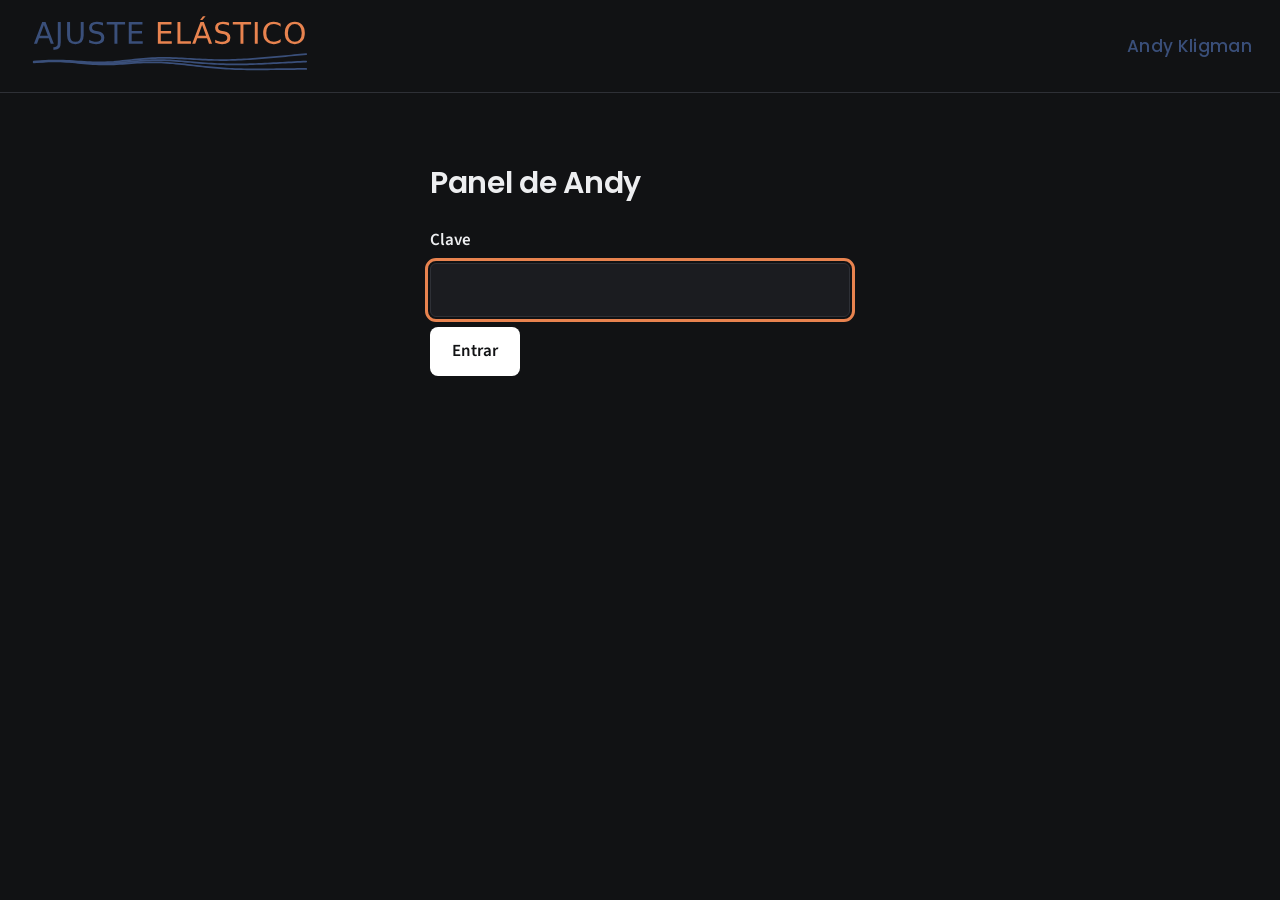
<file: admin/index.html>
<!DOCTYPE html>
<html lang="es"><head><meta charset="utf-8"><title>Admin · Panel de Ajuste Elástico</title>
<meta name="robots" content="noindex">
<meta http-equiv="refresh" content="0; url=../?admin">
<link rel="icon" href="../iconos/favicon.ico" sizes="any">
<script>location.replace('../?admin');</script></head>
<body style="background:#111214"></body></html>
</file>
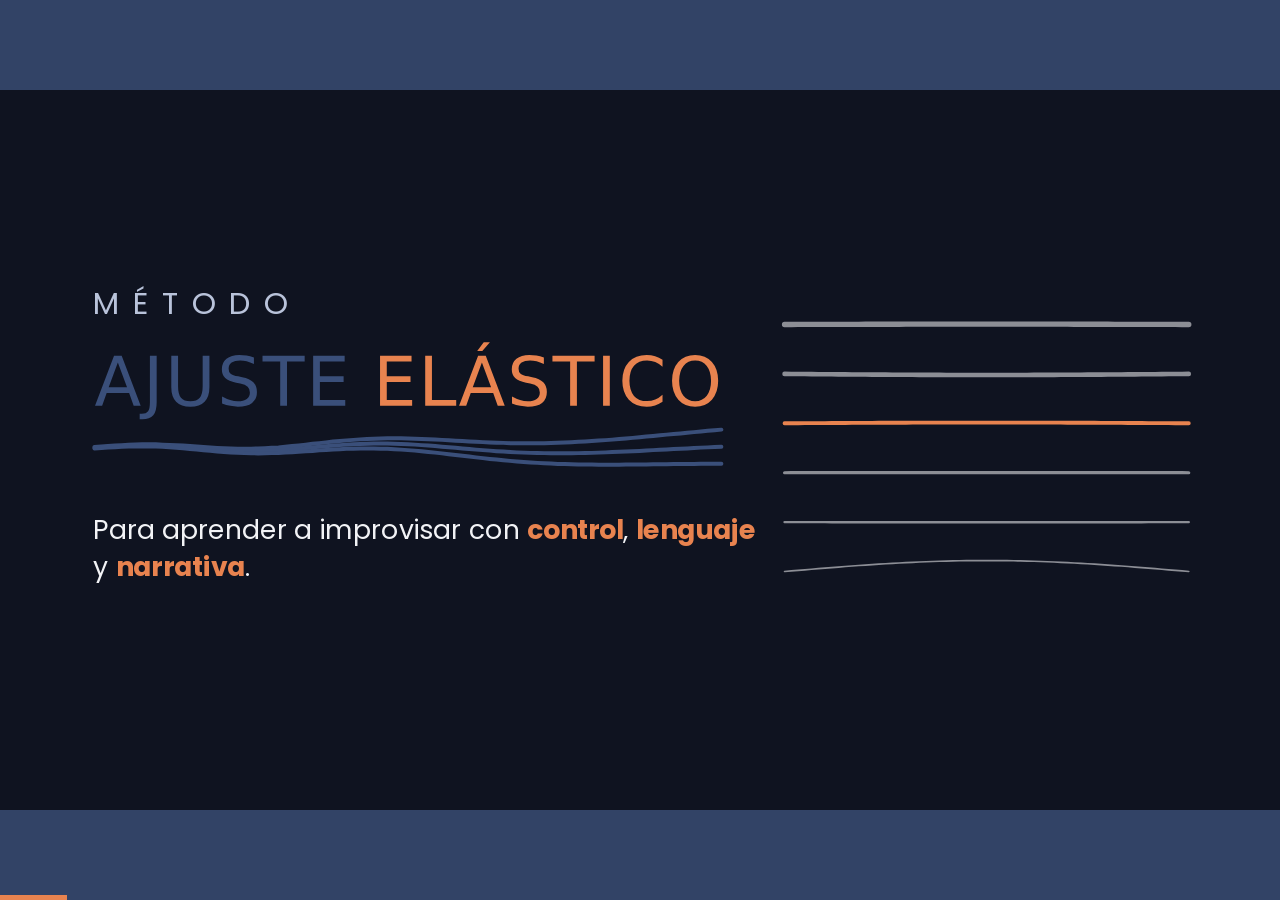
<file: carta/index.html>
<!DOCTYPE html>
<html lang="es">
<head>
<meta charset="utf-8">
<meta name="viewport" content="width=device-width, initial-scale=1, viewport-fit=cover">
<meta name="robots" content="noindex, nofollow">
<title>Método Ajuste Elástico</title>
<link rel="icon" href="../iconos/favicon-32.png">
<style>
@font-face{font-family:'Poppins';font-weight:400;src:url(fuentes/poppins-latin-400-normal.woff2) format('woff2')}
@font-face{font-family:'Poppins';font-weight:500;src:url(fuentes/poppins-latin-500-normal.woff2) format('woff2')}
@font-face{font-family:'Poppins';font-weight:600;src:url(fuentes/poppins-latin-600-normal.woff2) format('woff2')}
@font-face{font-family:'Poppins';font-weight:700;src:url(fuentes/poppins-latin-700-normal.woff2) format('woff2')}
@font-face{font-family:'Poppins';font-weight:800;src:url(fuentes/poppins-latin-800-normal.woff2) format('woff2')}
@font-face{font-family:'Source Sans 3';font-weight:400;src:url(fuentes/source-sans-3-latin-400-normal.woff2) format('woff2')}
@font-face{font-family:'Source Sans 3';font-weight:600;src:url(fuentes/source-sans-3-latin-600-normal.woff2) format('woff2')}
@font-face{font-family:'Source Sans 3';font-weight:700;src:url(fuentes/source-sans-3-latin-700-normal.woff2) format('woff2')}
:root{
  --bg:#324366; --bg2:#2A3858; --bg3:#3B4E76; --ink:#F2F3F6; --suave:#B9C3DA; --naranja:#E8834F; --naranja2:#F2A06F;
  --azul:#7FA0E0; --verde:#5BD49A; --rojo:#E86A5F;
  --tit:'Poppins',system-ui,sans-serif; --txt:'Source Sans 3',system-ui,sans-serif;
  --resorte:cubic-bezier(.34,1.56,.64,1); --suave-in:cubic-bezier(.22,.8,.24,1);
}
*{box-sizing:border-box}
html,body{margin:0;height:100%;background:var(--bg);overflow:hidden;color:var(--ink);font-family:var(--txt);-webkit-font-smoothing:antialiased;user-select:none;-webkit-user-select:none}
#marco{position:fixed;inset:0;cursor:default;overflow:hidden}
#escena{position:absolute;left:50%;top:50%;width:1920px;height:1080px;transform-origin:center center;overflow:hidden;background:var(--bg)}
/* fondo: una cuerda que respira, muy tenue */
#escena::before{content:"";position:absolute;inset:0;background:
  radial-gradient(1200px 700px at 78% 28%, rgba(127,160,224,.10), transparent 70%)}

.d{position:absolute;inset:0;padding:110px 140px;opacity:0;visibility:hidden;transition:opacity .55s ease,visibility 0s .55s}
.d.activa{opacity:1;visibility:visible;transition:opacity .55s ease}
.d.vc{display:flex;flex-direction:column;justify-content:center}
.d .en{opacity:0;transform:translateY(28px);transition:opacity .7s var(--suave-in),transform .8s var(--suave-in)}
.d.activa .en{opacity:1;transform:none}
.d .en.r1{transition-delay:.12s}.d .en.r2{transition-delay:.24s}.d .en.r3{transition-delay:.36s}.d .en.r4{transition-delay:.48s}.d .en.r5{transition-delay:.6s}
[data-paso]{opacity:0;transform:translateY(24px);transition:opacity .6s var(--suave-in),transform .7s var(--suave-in)}
[data-paso].ver{opacity:1;transform:none}

h1,h2,h3{font-family:var(--tit);margin:0;font-weight:800;letter-spacing:-.005em;line-height:1.05}
.nar{color:var(--naranja)}
.tit{font-size:76px;text-transform:uppercase}
.tit .nar{color:var(--naranja)}
.grande{font-family:var(--tit);font-weight:700;font-size:66px;line-height:1.18}
.medio{font-family:var(--tit);font-weight:600;font-size:46px;line-height:1.28}
.chico{font-size:34px;line-height:1.4;color:var(--suave)}
b,strong{font-weight:700}
.centro{display:flex;flex-direction:column;justify-content:center;align-items:center;text-align:center;height:100%}

/* ---------- Portada ---------- */
.portada{display:grid;grid-template-columns:1000px 1fr;align-items:center;height:100%;gap:20px}
.portada .met{font-family:var(--tit);font-weight:300;font-size:46px;letter-spacing:.42em;line-height:1;color:var(--suave)}
.d.oscura{background:#0F1320}
.marca-logo .logo{display:block;width:100%;height:auto}
.portada .marca-logo{width:980px;margin:28px 0 0 -18px}
.portada .marca{font-family:var(--tit);font-weight:800;font-size:132px;color:var(--naranja);line-height:1;margin-top:10px;text-transform:uppercase}
.portada .lema{font-family:var(--tit);font-weight:400;font-size:40px;line-height:1.4;margin-top:40px;color:var(--ink)}
.portada .lema b{color:var(--naranja)}
.cuerdas svg{width:640px;height:560px;overflow:visible}

/* ---------- Banda elástica ---------- */
.banda{width:1200px;height:300px;margin:60px auto 0}
.banda svg{width:100%;height:100%;overflow:visible}

/* ---------- Medidor de dificultad ---------- */
.medidor{position:relative;width:1560px;margin:90px auto 0;height:300px}
.pista{position:absolute;left:0;right:0;top:120px;height:30px;border-radius:30px;background:linear-gradient(90deg,#5E7299 0%,#5E7299 32%,var(--verde) 40%,var(--verde) 60%,var(--rojo) 68%,var(--rojo) 100%);opacity:.35;transition:opacity .6s}
.zona{position:absolute;left:36%;width:28%;top:96px;height:78px;border-radius:24px;border:3px solid transparent;transition:all .7s}
.medidor.centro-ok .zona{border-color:var(--verde);box-shadow:0 0 60px rgba(91,212,154,.45),inset 0 0 40px rgba(91,212,154,.18)}
.medidor.centro-ok .pista{opacity:.6}
.etq{position:absolute;top:196px;font-family:var(--tit);font-weight:600;font-size:34px;color:var(--suave);transition:color .5s}
.etq.izq{left:0}.etq.der{right:0;text-align:right}.etq.med{left:50%;transform:translateX(-50%);white-space:nowrap}
.marcador{position:absolute;top:66px;left:50%;width:140px;height:140px;margin-left:-70px;transition:left 1.1s var(--resorte)}
.marcador i{display:block;width:100%;height:100%;border-radius:50%;background:var(--ink);box-shadow:0 10px 40px rgba(0,0,0,.35);transition:background .4s}
.marcador i::after{content:"";position:absolute;inset:38px;border-radius:50%;background:var(--bg)}
.medidor[data-pos="izq"] .marcador{left:8%}.medidor[data-pos="der"] .marcador{left:92%}
.medidor[data-pos="izq"] .etq.izq{color:var(--ink)}.medidor[data-pos="der"] .etq.der{color:var(--rojo)}
.medidor[data-pos="centro"] .etq.med{color:var(--verde)}
.medidor[data-pos="centro"] .marcador i{background:var(--verde)}
.medidor[data-pos="der"] .marcador i{background:var(--rojo);animation:temblor .12s linear infinite}
@keyframes temblor{0%{transform:translate(0,0)}25%{transform:translate(3px,-2px)}50%{transform:translate(-2px,2px)}75%{transform:translate(2px,3px)}}
.frases-medidor{position:relative;height:200px;margin-top:40px}
.frases-medidor p{position:absolute;left:0;right:0;margin:0;text-align:center}

/* ---------- Tres cartas ---------- */
.tres{display:grid;grid-template-columns:repeat(3,1fr);gap:40px;margin-top:90px}
.carta{background:var(--bg2);border-radius:28px;padding:56px 44px;border:2px solid rgba(255,255,255,.06);box-shadow:0 30px 60px rgba(0,0,0,.25)}
.carta .num{font-family:var(--tit);font-weight:800;font-size:30px;color:var(--naranja);letter-spacing:.08em}
.carta h3{font-size:50px;font-weight:700;margin-top:18px;line-height:1.15}

/* ---------- Faders ---------- */
.faders{display:grid;grid-template-columns:repeat(6,1fr);gap:34px;width:1400px;margin:70px auto 0}
.fader{display:flex;flex-direction:column;align-items:center;gap:22px}
.riel{position:relative;width:16px;height:330px;border-radius:16px;background:rgba(255,255,255,.12)}
.perilla{position:absolute;left:50%;width:84px;height:40px;margin-left:-42px;border-radius:12px;background:var(--ink);box-shadow:0 8px 20px rgba(0,0,0,.35);top:50%;transition:top .35s ease,background .4s}
.fader span{font-family:var(--tit);font-weight:600;font-size:28px;color:var(--suave)}
.fader .cand{width:46px;height:46px;opacity:0;transform:scale(.4);transition:all .5s var(--resorte)}
.faders.caos .perilla{animation:caos 1.1s ease-in-out infinite}
.faders.caos .fader:nth-child(2) .perilla{animation-duration:.8s;animation-delay:-.3s}
.faders.caos .fader:nth-child(3) .perilla{animation-duration:1.3s;animation-delay:-.6s}
.faders.caos .fader:nth-child(4) .perilla{animation-duration:.9s;animation-delay:-.2s}
.faders.caos .fader:nth-child(5) .perilla{animation-duration:1.5s;animation-delay:-.9s}
.faders.caos .fader:nth-child(6) .perilla{animation-duration:.7s;animation-delay:-.4s}
@keyframes caos{0%{top:8%}30%{top:78%}55%{top:22%}80%{top:88%}100%{top:8%}}
.faders.foco .fader:not(.libre) .perilla{animation:none;top:62%;background:#5E6B88}
.faders.foco .fader:not(.libre) .cand{opacity:1;transform:none}
.faders.foco .fader:not(.libre) span{opacity:.45}
.faders.foco .fader.libre .perilla{animation:libre 2.6s ease-in-out infinite;background:var(--naranja)}
.faders.foco .fader.libre span{color:var(--naranja)}
@keyframes libre{0%,100%{top:24%}50%{top:70%}}
.leyenda-faders{position:relative;height:120px;margin-top:56px}
.leyenda-faders p{position:absolute;left:0;right:0;text-align:center;margin:0}

/* ---------- Red de conexiones ---------- */
.red{width:1400px;height:460px;margin:24px auto 18px}
.red svg{width:100%;height:100%}

/* ---------- Pilares ---------- */
.pilares{position:relative;display:grid;grid-template-columns:repeat(4,1fr);gap:34px;margin-top:54px}
.pilar{position:relative;transition:transform 1s var(--suave-in),opacity .7s,filter .7s}
.pilar .mod{font-family:var(--tit);font-weight:700;font-size:22px;letter-spacing:.14em;text-transform:uppercase;color:var(--suave);margin-bottom:6px}
.pilares.zoom .pilar{opacity:.1;filter:blur(7px)}
[data-pilares] .medio{transition:opacity .6s}
[data-pilares]:has(.pilares.zoom) .medio{opacity:.15}
.pilares.zoom .pilar.foco{opacity:1;filter:none;z-index:3;box-shadow:0 40px 100px rgba(0,0,0,.5)}
.pilar{background:var(--bg2);border-radius:26px;padding:30px 30px 34px;border:2px solid rgba(255,255,255,.06);box-shadow:0 26px 50px rgba(0,0,0,.25);height:640px}
.pilar svg{width:100%;height:170px;display:block}
.pilar h3{font-size:34px;font-weight:700;text-transform:uppercase;margin:26px 0 18px;color:var(--naranja);line-height:1.15}
.pilar p{font-size:25px;line-height:1.4;margin:0;color:var(--suave)}
.pilar p b{color:var(--ink);font-weight:600}

/* ---------- Qué incluye ---------- */
.lista{margin-top:80px;display:grid;gap:34px}
.item{display:flex;align-items:center;gap:40px}
.bola{flex:none;width:110px;height:110px;border-radius:50%;background:var(--naranja);display:grid;place-items:center;font-family:var(--tit);font-weight:800;font-size:58px;color:#fff;box-shadow:0 14px 34px rgba(232,131,79,.35)}
.item .t{font-family:var(--tit);font-weight:700;font-size:56px;text-transform:uppercase}
.item .t small{display:block;font-weight:400;text-transform:none;font-size:34px;color:var(--suave);margin-top:6px}

/* ---------- Encabezado de sección (1 · Aula virtual) ---------- */
.enc{display:flex;align-items:center;gap:30px}
.enc .bola{width:96px;height:96px;font-size:50px}
.enc h2{font-size:58px;text-transform:uppercase;font-weight:800}
.enc h2 small{display:block;font-family:var(--tit);font-weight:400;font-size:34px;text-transform:none;color:var(--suave);margin-top:4px}

/* ---------- Diapos del aula: texto a la izquierda, pantalla a la derecha ---------- */
.aula{display:grid;grid-template-columns:560px 1fr;gap:70px;align-items:center;height:calc(100% - 110px);margin-top:10px}
.aula .txt .medio{font-size:44px}
.aula .txt .chico{margin-top:26px;font-size:32px}
.aula .txt .chip{display:inline-flex;align-items:center;gap:12px;margin:22px 12px 0 0;padding:12px 22px;border-radius:999px;background:rgba(255,255,255,.08);font-family:var(--tit);font-weight:600;font-size:26px;color:var(--ink);border:2px solid rgba(255,255,255,.12)}
.aula-txt{position:relative;height:640px}
.aula-txt .at{position:absolute;left:0;right:0;top:50%;transform:translateY(-40%);opacity:0;transition:opacity .5s,transform .6s var(--suave-in);pointer-events:none}
.aula-txt .at.on{opacity:1;transform:translateY(-50%)}
.aula-txt .at .medio{font-size:44px;margin:0}
.aula-txt .at .chico{margin-top:26px;font-size:32px}
.aula .txt .chip i{width:12px;height:12px;border-radius:50%;background:var(--naranja)}
.compu{position:relative;width:1060px;margin:0 auto;transform:perspective(2400px) rotateY(-9deg) rotateX(3deg) translateX(30px) scale(.94);opacity:0;transition:transform 1.2s var(--suave-in),opacity .8s}
.d.activa .compu{transform:perspective(2400px) rotateY(-5deg) rotateX(2deg);opacity:1}
.compu .pant{position:relative;background:#0c0d10;border:16px solid #15171c;border-bottom-width:22px;border-radius:26px 26px 6px 6px;box-shadow:0 50px 90px rgba(0,0,0,.45),0 0 0 2px #2a2d35}
.compu .pant::before{content:"";position:absolute;top:-11px;left:50%;width:7px;height:7px;margin-left:-3px;border-radius:50%;background:#2c3038}
.compu video,.compu img{display:block;width:100%;aspect-ratio:16/10;object-fit:cover;object-position:top;border-radius:4px}
.compu .base{height:22px;margin:0 -60px;background:linear-gradient(#d9dce3,#a9adb7);border-radius:0 0 22px 22px;position:relative}
.compu .base::after{content:"";position:absolute;left:50%;top:0;width:180px;height:9px;margin-left:-90px;background:#b9bcc5;border-radius:0 0 10px 10px}
.compu.ancho video{aspect-ratio:16/9}
.brillo{position:absolute;inset:0;border-radius:4px;background:linear-gradient(115deg,rgba(255,255,255,.07) 0%,transparent 35%);pointer-events:none}

/* celu */
.celu-escena{display:grid;grid-template-columns:600px 1fr;gap:80px;align-items:center;height:calc(100% - 110px)}
.celu-grupo{position:relative;display:flex;justify-content:center;align-items:center;gap:90px}
.celu{position:relative;width:390px;border-radius:62px;padding:16px;background:#111318;box-shadow:0 50px 90px rgba(0,0,0,.5),0 0 0 3px #2b2f38;transform:translateY(60px) rotate(-3deg);opacity:0;transition:transform 1.1s var(--resorte),opacity .7s}
.d.activa .celu{transform:rotate(-3deg);opacity:1}
.celu video{display:block;width:100%;aspect-ratio:390/844;object-fit:cover;object-position:top;border-radius:48px}
.celu::before{content:"";position:absolute;top:28px;left:50%;width:120px;height:34px;margin-left:-60px;border-radius:20px;background:#000;z-index:2}
.app{display:flex;flex-direction:column;align-items:center;gap:20px;transform:scale(.3);opacity:0;transition:transform .9s var(--resorte),opacity .5s}
.d.activa .app{transform:none;opacity:1;transition-delay:1.6s}
.app img{width:220px;height:220px;border-radius:50px;box-shadow:0 30px 60px rgba(0,0,0,.4)}
.app span{font-family:var(--tit);font-weight:600;font-size:32px}

/* de por vida */
.infinito{width:620px;height:300px;margin:0 auto 60px}
.infinito path{fill:none;stroke:var(--naranja);stroke-width:26;stroke-linecap:round;stroke-dasharray:1700;stroke-dashoffset:1700}
.d.activa .infinito path{animation:trazo 2.6s .3s var(--suave-in) forwards}
@keyframes trazo{to{stroke-dashoffset:0}}

/* imágenes de las secciones 2 y 4 */
.foto{display:block;margin:50px auto 0;border-radius:24px;box-shadow:0 40px 80px rgba(0,0,0,.4)}
.envivo{position:relative;width:1180px;margin:60px auto 0}
.llamada{display:grid;grid-template-columns:1fr 1fr;gap:16px;padding:16px;background:#0f1116;border-radius:30px;box-shadow:0 40px 80px rgba(0,0,0,.4)}
.tile{position:relative;aspect-ratio:16/10;border-radius:18px;background:#20242d;overflow:hidden;display:grid;place-items:center}
.tile .av{width:150px;height:150px;border-radius:50%;display:grid;place-items:center;font-family:var(--tit);font-weight:700;font-size:62px}
.tile:nth-child(1) .av{background:var(--naranja)}.tile:nth-child(2) .av{background:var(--azul)}
.tile .nom{position:absolute;left:20px;bottom:16px;font-family:var(--tit);font-weight:600;font-size:26px;background:rgba(0,0,0,.45);padding:4px 14px;border-radius:10px}
.tile .onda{position:absolute;inset:0;border-radius:18px;border:4px solid var(--verde);opacity:0}
.tile .onda{transition:opacity .35s}
.tile.habla .onda{opacity:1}
@keyframes habla{0%,100%{opacity:0}20%,45%{opacity:1}}
.barra-llamada{display:flex;justify-content:center;gap:22px;margin-top:20px}
.barra-llamada i{width:70px;height:70px;border-radius:50%;background:#2a2f3a}
.barra-llamada i:last-child{background:var(--rojo)}

/* resumen */
.resumen{display:grid;grid-template-columns:1fr 1fr;gap:34px 60px;margin-top:90px}
.resumen .item .t{font-size:46px}


/* WhatsApp animado */
.celu.wa{width:420px;padding:14px}
.wa-pant{position:relative;border-radius:48px;overflow:hidden;background:#0b141a;aspect-ratio:390/800;display:flex;flex-direction:column}
.wa-cab{display:flex;align-items:center;gap:14px;padding:62px 20px 14px;background:#1f2c34}
.wa-av{width:46px;height:46px;border-radius:50%;background:var(--naranja);display:grid;place-items:center;font:700 22px var(--tit)}
.wa-cab b{display:block;font:600 20px var(--txt)}.wa-cab small{font-size:15px;color:#8696a0}
.wa-chat{flex:1;padding:18px 14px;display:flex;flex-direction:column;justify-content:flex-end;gap:8px;background:#0b141a radial-gradient(circle at 30% 20%,rgba(255,255,255,.025) 0 2px,transparent 3px) 0 0/34px 34px}
.wa-m{max-width:80%;padding:9px 12px 20px;border-radius:12px;font-size:19px;line-height:1.3;position:relative;opacity:0;transform:translateY(14px) scale(.96);transition:all .45s var(--resorte)}
.wa-m.ver{opacity:1;transform:none}
.wa-m small{position:absolute;right:10px;bottom:4px;font-size:12px;color:rgba(255,255,255,.55)}
.wa-m.yo{align-self:flex-end;background:#005c4b;border-top-right-radius:3px}
.wa-m.el{align-self:flex-start;background:#202c33;border-top-left-radius:3px}
.wa-audio{display:flex;align-items:center;gap:10px;min-width:250px}
.wa-audio .pl{width:0;height:0;border-left:14px solid #d1d7db;border-top:9px solid transparent;border-bottom:9px solid transparent}
.wa-audio .ond{flex:1;height:26px;background:repeating-linear-gradient(90deg,#8fa0aa 0 3px,transparent 3px 7px);-webkit-mask:linear-gradient(90deg,#000,#000);clip-path:polygon(0 40%,8% 20%,16% 55%,24% 10%,32% 45%,40% 25%,48% 60%,56% 15%,64% 50%,72% 30%,80% 55%,88% 20%,100% 45%,100% 100%,0 100%)}
.wa-audio .av2{width:38px;height:38px;border-radius:50%;background:var(--naranja);display:grid;place-items:center;font:700 16px var(--tit)}
.wa-escribe{align-self:flex-start;background:#202c33;border-radius:12px;padding:12px 16px;display:flex;gap:6px;opacity:0;transition:opacity .3s}
.wa-escribe.ver{opacity:1}
.wa-escribe i{width:9px;height:9px;border-radius:50%;background:#8696a0;animation:pun 1s infinite}.wa-escribe i:nth-child(2){animation-delay:.15s}.wa-escribe i:nth-child(3){animation-delay:.3s}
@keyframes pun{0%,60%,100%{transform:none;opacity:.5}30%{transform:translateY(-5px);opacity:1}}
.wa-pie{display:flex;align-items:center;gap:12px;padding:12px 14px 26px;background:#0b141a}
.wa-pie span{flex:1;background:#2a3942;border-radius:24px;padding:12px 18px;color:#8696a0;font-size:17px}.wa-pie i{width:46px;height:46px;border-radius:50%;background:#00a884}
/* personalizado */
.perso{display:grid;gap:30px;margin-top:64px}
.pc{display:flex;align-items:center;gap:26px;font-family:var(--tit);font-weight:500;font-size:44px;line-height:1.3}
.pc i{flex:none;width:22px;height:22px;border-radius:50%;background:var(--naranja);box-shadow:0 0 0 8px rgba(232,131,79,.18)}
.pc b{color:var(--naranja);font-weight:700}
/* resumen */
.fichas{display:grid;grid-template-columns:repeat(4,1fr);gap:34px;margin-top:80px}
.ficha{display:flex;flex-direction:column;align-items:center;text-align:center;gap:18px;padding:56px 30px;border-radius:30px;background:var(--bg2);border:2px solid rgba(255,255,255,.07);box-shadow:0 30px 60px rgba(0,0,0,.25)}
.ficha svg{width:120px;height:120px;fill:none;stroke:var(--naranja);stroke-width:3.5;stroke-linecap:round;stroke-linejoin:round}
.ficha b{font-family:var(--tit);font-weight:700;font-size:38px;line-height:1.15}
.ficha span{font-size:28px;color:var(--suave)}
.d.activa .ficha{animation:brilla 3.6s ease-in-out infinite}
.d.activa .ficha:nth-child(2){animation-delay:.9s}.d.activa .ficha:nth-child(3){animation-delay:1.8s}.d.activa .ficha:nth-child(4){animation-delay:2.7s}
@keyframes brilla{0%,30%,100%{border-color:rgba(255,255,255,.07)}12%{border-color:rgba(232,131,79,.8);box-shadow:0 30px 80px rgba(232,131,79,.25)}}
/* cierre */
.fin-cuerdas{position:absolute;inset:0;width:100%;height:100%;opacity:.5}
.fin{position:relative}
.trio{display:flex;align-items:center;gap:34px;margin-top:40px;font-family:var(--tit);font-weight:400;font-size:40px;letter-spacing:.18em;text-transform:uppercase;color:var(--ink)}
.trio i{width:12px;height:12px;border-radius:50%;background:var(--naranja)}
.ilu svg{display:block;width:110px;height:110px;margin-left:10px;fill:none;stroke:var(--naranja);stroke-width:3.2;stroke-linecap:round;stroke-linejoin:round;opacity:.9}
.solo-tarde{opacity:0;transform:translateY(24px);transition:opacity .9s var(--suave-in),transform .9s var(--suave-in)}
.d.activa .solo-tarde{opacity:1;transform:none;transition-delay:4.5s}
/* ciclo: se vuelve fácil, reajustamos, de nuevo al punto medio */
.ciclo{position:relative;width:1500px;margin:70px auto 0;height:250px}
.ciclo .pista{top:110px}
.ciclo .zona{top:86px}
.ciclo.ok .zona{border-color:var(--verde);box-shadow:0 0 60px rgba(91,212,154,.45),inset 0 0 40px rgba(91,212,154,.18)}
.ciclo .marcador{transition:none;top:56px}
.ciclo .etq{top:186px}
.ciclo.facil .etq.izq{color:var(--ink)}.ciclo.ok .etq.med{color:var(--verde)}
.ciclo.ok .marcador i{background:var(--verde)}
.ajuste{position:absolute;left:50%;top:-6px;transform:translateX(-50%);display:flex;align-items:center;gap:10px;font-family:var(--tit);font-weight:600;font-size:26px;color:var(--naranja);opacity:0;transition:opacity .3s}
.ajuste.ver{opacity:1}
.ajuste svg{width:34px;height:34px;fill:none;stroke:var(--naranja);stroke-width:2.4;stroke-linecap:round}
.niveles{position:relative;display:flex;align-items:flex-end;justify-content:center;gap:0;height:130px;margin:20px auto 0;width:420px}
.niveles i{width:0;margin:0;border-radius:8px 8px 3px 3px;background:var(--naranja);opacity:0;transform:scaleY(.2);transform-origin:bottom;transition:opacity .5s,transform .7s var(--resorte),width .5s,margin .5s}
.niveles i.ver{opacity:1;transform:none;width:50px;margin:0 8px}
.niveles span{position:absolute;right:-150px;bottom:0;font-family:var(--tit);font-weight:600;font-size:28px;color:var(--suave);white-space:nowrap}
.frases-ciclo{position:relative;height:150px;margin-top:40px}
.frases-ciclo p{position:absolute;left:0;right:0;margin:0;text-align:center}
/* módulos: panel con lo que suelo contar */
.pilar{cursor:pointer}
.pilar .mas{position:absolute;top:22px;right:22px;width:38px;height:38px;border-radius:50%;border:2px solid rgba(255,255,255,.25);display:grid;place-items:center;font:600 26px var(--tit);color:var(--suave);line-height:1}
#panel-mod{position:absolute;inset:0;z-index:20;display:grid;place-items:center;background:rgba(10,14,26,.72);opacity:0;visibility:hidden;transition:opacity .4s,visibility 0s .4s}
#panel-mod.ver{opacity:1;visibility:visible;transition:opacity .4s}
.pm-caja{position:relative;width:1240px;max-height:900px;padding:64px 76px;border-radius:34px;background:var(--bg2);border:2px solid rgba(255,255,255,.08);box-shadow:0 60px 120px rgba(0,0,0,.5);transform:scale(.94);transition:transform .5s var(--resorte)}
#panel-mod.ver .pm-caja{transform:none}
.pm-caja .mod{font-family:var(--tit);font-weight:700;font-size:24px;letter-spacing:.14em;text-transform:uppercase;color:var(--suave)}
.pm-caja h3{font-size:64px;text-transform:uppercase;color:var(--naranja);margin:10px 0 36px}
.pm-caja ul{margin:0;padding:0;list-style:none;display:grid;gap:22px}
.pm-caja li{position:relative;display:block;padding-left:40px;font-size:38px;line-height:1.3;opacity:0;transform:translateX(-16px);transition:all .5s var(--suave-in)}
#panel-mod.ver li{opacity:1;transform:none}
.pm-caja li::before{content:"";position:absolute;left:0;top:.48em;width:16px;height:16px;border-radius:50%;background:var(--naranja)}
.pm-caja li b{color:var(--ink)}
.pm-caja.ancha{width:1560px;padding:56px 70px 60px}
.pm-tabs{display:flex;gap:12px;margin:-6px 0 34px}
.pm-tabs button{border:2px solid rgba(255,255,255,.14);background:transparent;color:var(--suave);font:600 26px var(--tit);padding:12px 26px;border-radius:999px;cursor:pointer}
.pm-tabs button.on{background:var(--naranja);border-color:var(--naranja);color:#fff}
.pm-hoja{display:none}.pm-hoja.on{display:block}
.pm-grid{display:grid;grid-template-columns:1fr 600px;gap:56px;align-items:center}
.pm-txt p{margin:0 0 22px;font-size:34px;line-height:1.38;color:var(--suave)}
.pm-txt p b{color:var(--ink);font-weight:700}
.pm-txt p.fuerte{font-family:var(--tit);font-weight:600;font-size:38px;color:var(--ink);line-height:1.3}
.pm-txt .nar{color:var(--naranja)}
.pm-chips{display:flex;flex-wrap:wrap;gap:12px;margin-top:6px}
.pm-chips span{padding:10px 20px;border-radius:999px;background:rgba(255,255,255,.07);border:2px solid rgba(255,255,255,.1);font:600 24px var(--tit);color:var(--ink)}
.pm-chips span i{display:inline-block;width:10px;height:10px;border-radius:50%;background:var(--naranja);margin-right:10px;vertical-align:2px}
.pm-dib svg{width:100%;height:auto;overflow:visible}
.pm-txt>*{transition:opacity .45s,transform .5s var(--suave-in)}
.pm-txt>.rv:not(.vis),.escalera .es.rv:not(.vis){opacity:0;transform:translateY(14px)}
.escalera{position:relative;height:470px}
.pm-grid:has(.esc-ancha){grid-template-columns:1fr 800px;gap:40px}
.esc-ancha .es{left:calc(var(--n) * 54px)}
.pm-captura{display:block;width:100%;border-radius:18px;box-shadow:0 24px 60px rgba(0,0,0,.45);border:2px solid rgba(255,255,255,.08)}
.escalera .es{position:absolute;left:calc(var(--n) * 62px);bottom:calc(var(--n) * 74px);display:flex;align-items:center;gap:16px;transition:opacity .45s,transform .5s var(--suave-in)}
.escalera .es i{flex:none;width:58px;height:58px;border-radius:14px;background:var(--bg3);border:3px solid var(--naranja);background-image:repeating-linear-gradient(90deg,transparent 0 9px,rgba(232,131,79,.9) 9px 13px,transparent 13px 22px);background-size:44px 18px;background-repeat:no-repeat;background-position:center}
.escalera .es span{font-family:var(--tit);font-weight:600;font-size:27px;white-space:nowrap}
.pm-cerrar{position:absolute;top:26px;right:30px;width:56px;height:56px;border:0;border-radius:50%;background:rgba(255,255,255,.1);color:#fff;font:600 26px var(--tit);cursor:pointer}
/* ---------- Controles ---------- */
#progreso{position:fixed;left:0;bottom:0;height:5px;background:var(--naranja);transition:width .5s var(--suave-in);z-index:5}
#ctrl{position:fixed;right:22px;bottom:20px;display:flex;align-items:center;gap:10px;z-index:6;opacity:0;transition:opacity .4s}
body.mostrar #ctrl{opacity:1}
#ctrl button{width:48px;height:48px;border:0;border-radius:50%;background:rgba(0,0,0,.35);color:#fff;font:600 22px var(--tit);cursor:pointer;display:grid;place-items:center}
#ctrl button:hover{background:rgba(0,0,0,.55)}
#ctrl span{font:600 16px var(--tit);color:rgba(255,255,255,.75);min-width:64px;text-align:center}
#ctrl svg{width:22px;height:22px;fill:none;stroke:#fff;stroke-width:2.4;stroke-linecap:round;stroke-linejoin:round}
body.oculto-cursor{cursor:none}
body.pausa *,body.pausa *::before,body.pausa *::after{animation-play-state:paused!important}
#marca-pausa{position:fixed;top:18px;right:22px;z-index:6;padding:8px 16px;border-radius:999px;background:rgba(0,0,0,.4);color:#fff;font:600 15px var(--tit);letter-spacing:.08em;opacity:0;transition:opacity .3s;pointer-events:none}
body.pausa #marca-pausa{opacity:1}
</style>
</head>
<body>
<div id="marco"><div id="escena">

<!-- 1. Portada -->
<section class="d oscura" data-fondo="cuerdas">
  <div class="portada">
    <div>
      <div class="met en">MÉTODO</div>
      <div class="marca-logo en r1"><svg xmlns="http://www.w3.org/2000/svg" class="logo" viewBox="0 0 497 112" role="img" aria-label="Ajuste Elástico"><path d="M27.7734375 19.14453125 20.81640625 38.009765625H34.755859375ZM24.87890625 14.091796875H30.693359375L45.140625 52.0H39.80859375L36.35546875 42.275390625H19.267578125L15.814453125 52.0H10.40625ZM52.17578125 14.091796875H57.3046875V49.359375Q57.3046875 56.21484375 54.7021484375 59.3125Q52.099609375 62.41015625 46.3359375 62.41015625H44.380859375V58.09375H45.98046875Q49.3828125 58.09375 50.779296875 56.189453125Q52.17578125 54.28515625 52.17578125 49.359375ZM68.427734375 14.091796875H73.58203125V37.12109375Q73.58203125 43.21484375 75.791015625 45.8935546875Q78.0 48.572265625 82.951171875 48.572265625Q87.876953125 48.572265625 90.0859375 45.8935546875Q92.294921875 43.21484375 92.294921875 37.12109375V14.091796875H97.44921875V37.755859375Q97.44921875 45.169921875 93.7802734375 48.953125Q90.111328125 52.736328125 82.951171875 52.736328125Q75.765625 52.736328125 72.0966796875 48.953125Q68.427734375 45.169921875 68.427734375 37.755859375ZM131.296875 15.3359375V20.337890625Q128.376953125 18.94140625 125.787109375 18.255859375Q123.197265625 17.5703125 120.78515625 17.5703125Q116.595703125 17.5703125 114.3232421875 19.1953125Q112.05078125 20.8203125 112.05078125 23.81640625Q112.05078125 26.330078125 113.5615234375 27.6123046875Q115.072265625 28.89453125 119.287109375 29.681640625L122.384765625 30.31640625Q128.123046875 31.408203125 130.8525390625 34.1630859375Q133.58203125 36.91796875 133.58203125 41.5390625Q133.58203125 47.048828125 129.8876953125 49.892578125Q126.193359375 52.736328125 119.05859375 52.736328125Q116.3671875 52.736328125 113.3330078125 52.126953125Q110.298828125 51.517578125 107.048828125 50.32421875V45.04296875Q110.171875 46.794921875 113.16796875 47.68359375Q116.1640625 48.572265625 119.05859375 48.572265625Q123.451171875 48.572265625 125.837890625 46.845703125Q128.224609375 45.119140625 128.224609375 41.919921875Q128.224609375 39.126953125 126.5107421875 37.552734375Q124.796875 35.978515625 120.88671875 35.19140625L117.763671875 34.58203125Q112.025390625 33.439453125 109.4609375 31.001953125Q106.896484375 28.564453125 106.896484375 24.22265625Q106.896484375 19.1953125 110.4384765625 16.30078125Q113.98046875 13.40625 120.201171875 13.40625Q122.8671875 13.40625 125.634765625 13.888671875Q128.40234375 14.37109375 131.296875 15.3359375ZM137.82421875 14.091796875H169.892578125V18.408203125H156.435546875V52.0H151.28125V18.408203125H137.82421875ZM176.34375 14.091796875H200.3125V18.408203125H181.47265625V29.630859375H199.525390625V33.947265625H181.47265625V47.68359375H200.76953125V52.0H176.34375Z" fill="#3A4F7A"/><path d="M227.228515625 14.091796875H251.197265625V18.408203125H232.357421875V29.630859375H250.41015625V33.947265625H232.357421875V47.68359375H251.654296875V52.0H227.228515625ZM261.583984375 14.091796875H266.712890625V47.68359375H285.171875V52.0H261.583984375ZM304.724609375 19.14453125 297.767578125 38.009765625H311.70703125ZM301.830078125 14.091796875H307.64453125L322.091796875 52.0H316.759765625L313.306640625 42.275390625H296.21875L292.765625 52.0H287.357421875ZM306.12109375 3.783203125H310.818359375L305.029296875 10.486328125H301.14453125ZM351.8515625 15.3359375V20.337890625Q348.931640625 18.94140625 346.341796875 18.255859375Q343.751953125 17.5703125 341.33984375 17.5703125Q337.150390625 17.5703125 334.8779296875 19.1953125Q332.60546875 20.8203125 332.60546875 23.81640625Q332.60546875 26.330078125 334.1162109375 27.6123046875Q335.626953125 28.89453125 339.841796875 29.681640625L342.939453125 30.31640625Q348.677734375 31.408203125 351.4072265625 34.1630859375Q354.13671875 36.91796875 354.13671875 41.5390625Q354.13671875 47.048828125 350.4423828125 49.892578125Q346.748046875 52.736328125 339.61328125 52.736328125Q336.921875 52.736328125 333.8876953125 52.126953125Q330.853515625 51.517578125 327.603515625 50.32421875V45.04296875Q330.7265625 46.794921875 333.72265625 47.68359375Q336.71875 48.572265625 339.61328125 48.572265625Q344.005859375 48.572265625 346.392578125 46.845703125Q348.779296875 45.119140625 348.779296875 41.919921875Q348.779296875 39.126953125 347.0654296875 37.552734375Q345.3515625 35.978515625 341.44140625 35.19140625L338.318359375 34.58203125Q332.580078125 33.439453125 330.015625 31.001953125Q327.451171875 28.564453125 327.451171875 24.22265625Q327.451171875 19.1953125 330.9931640625 16.30078125Q334.53515625 13.40625 340.755859375 13.40625Q343.421875 13.40625 346.189453125 13.888671875Q348.95703125 14.37109375 351.8515625 15.3359375ZM358.37890625 14.091796875H390.447265625V18.408203125H376.990234375V52.0H371.8359375V18.408203125H358.37890625ZM396.8984375 14.091796875H402.02734375V52.0H396.8984375ZM442.12109375 17.01171875V22.419921875Q439.53125 20.0078125 436.5986328125 18.814453125Q433.666015625 17.62109375 430.365234375 17.62109375Q423.865234375 17.62109375 420.412109375 21.5947265625Q416.958984375 25.568359375 416.958984375 33.083984375Q416.958984375 40.57421875 420.412109375 44.5478515625Q423.865234375 48.521484375 430.365234375 48.521484375Q433.666015625 48.521484375 436.5986328125 47.328125Q439.53125 46.134765625 442.12109375 43.72265625V49.080078125Q439.4296875 50.908203125 436.4208984375 51.822265625Q433.412109375 52.736328125 430.060546875 52.736328125Q421.453125 52.736328125 416.501953125 47.4677734375Q411.55078125 42.19921875 411.55078125 33.083984375Q411.55078125 23.943359375 416.501953125 18.6748046875Q421.453125 13.40625 430.060546875 13.40625Q433.462890625 13.40625 436.4716796875 14.3076171875Q439.48046875 15.208984375 442.12109375 17.01171875ZM466.9296875 17.5703125Q461.34375 17.5703125 458.0556640625 21.734375Q454.767578125 25.8984375 454.767578125 33.083984375Q454.767578125 40.244140625 458.0556640625 44.408203125Q461.34375 48.572265625 466.9296875 48.572265625Q472.515625 48.572265625 475.7783203125 44.408203125Q479.041015625 40.244140625 479.041015625 33.083984375Q479.041015625 25.8984375 475.7783203125 21.734375Q472.515625 17.5703125 466.9296875 17.5703125ZM466.9296875 13.40625Q474.90234375 13.40625 479.67578125 18.7509765625Q484.44921875 24.095703125 484.44921875 33.083984375Q484.44921875 42.046875 479.67578125 47.3916015625Q474.90234375 52.736328125 466.9296875 52.736328125Q458.931640625 52.736328125 454.1455078125 47.404296875Q449.359375 42.072265625 449.359375 33.083984375Q449.359375 24.095703125 454.1455078125 18.7509765625Q458.931640625 13.40625 466.9296875 13.40625Z" fill="#E8834F"/><path d="M 10.0,83.4 L 15.2,83.0 L 20.3,82.7 L 25.6,82.3 L 30.8,82.0 L 35.9,81.7 L 41.1,81.5 L 46.3,81.4 L 51.4,81.4 L 56.7,81.4 L 61.8,81.6 L 67.0,81.8 L 72.2,82.0 L 77.3,82.3 L 82.6,82.7 L 87.8,83.1 L 92.9,83.4 L 98.1,83.8 L 103.3,84.1 L 108.4,84.4 L 113.7,84.6 L 118.9,84.7 L 124.0,84.7 L 129.2,84.7 L 134.4,84.5 L 139.6,84.3 L 144.8,84.0 L 150.0,83.7 L 155.1,83.2 L 160.3,82.7 L 165.4,82.2 L 170.7,81.6 L 175.9,81.0 L 181.0,80.5 L 186.2,79.9 L 191.4,79.3 L 196.6,78.8 L 201.8,78.4 L 207.0,78.0 L 212.1,77.6 L 217.3,77.3 L 222.5,77.1 L 227.7,76.9 L 232.9,76.8 L 238.0,76.8 L 243.2,76.8 L 248.4,76.9 L 253.7,77.1 L 258.8,77.3 L 264.0,77.5 L 269.1,77.7 L 274.3,78.0 L 279.5,78.3 L 284.7,78.6 L 289.9,78.9 L 295.1,79.2 L 300.2,79.5 L 305.4,79.7 L 310.7,80.0 L 315.8,80.2 L 321.0,80.3 L 326.1,80.5 L 331.3,80.5 L 336.5,80.6 L 341.7,80.6 L 346.9,80.6 L 352.1,80.5 L 357.2,80.4 L 362.4,80.2 L 367.7,80.0 L 372.8,79.8 L 378.0,79.5 L 383.2,79.2 L 388.3,78.9 L 393.5,78.5 L 398.8,78.2 L 403.9,77.8 L 409.1,77.3 L 414.3,76.9 L 419.4,76.5 L 424.7,76.0 L 429.8,75.5 L 435.0,75.0 L 440.2,74.5 L 445.3,74.0 L 450.5,73.6 L 455.8,73.1 L 460.9,72.6 L 466.1,72.1 L 471.3,71.6 L 476.4,71.1 L 481.7,70.7 L 486.9,70.2 L 486.9,70.2" fill="none" stroke="#3A4F7A" stroke-width="3" stroke-linecap="round"/><path d="M 10.0,84.0 L 15.2,83.6 L 20.3,83.3 L 25.6,82.9 L 30.8,82.6 L 35.9,82.4 L 41.1,82.2 L 46.3,82.2 L 51.4,82.2 L 56.7,82.3 L 61.8,82.4 L 67.0,82.7 L 72.2,83.0 L 77.3,83.4 L 82.6,83.8 L 87.8,84.2 L 92.9,84.7 L 98.1,85.1 L 103.3,85.5 L 108.4,85.8 L 113.7,86.1 L 118.9,86.3 L 124.0,86.4 L 129.2,86.5 L 134.4,86.4 L 139.6,86.3 L 144.8,86.1 L 150.0,85.8 L 155.1,85.5 L 160.3,85.1 L 165.4,84.6 L 170.7,84.2 L 175.9,83.7 L 181.0,83.2 L 186.2,82.8 L 191.4,82.3 L 196.6,82.0 L 201.8,81.6 L 207.0,81.3 L 212.1,81.1 L 217.3,80.9 L 222.5,80.8 L 227.7,80.8 L 232.9,80.8 L 238.0,80.9 L 243.2,81.1 L 248.4,81.3 L 253.7,81.6 L 258.8,82.0 L 264.0,82.3 L 269.1,82.7 L 274.3,83.2 L 279.5,83.6 L 284.7,84.0 L 289.9,84.5 L 295.1,85.0 L 300.2,85.4 L 305.4,85.8 L 310.7,86.2 L 315.8,86.6 L 321.0,86.9 L 326.1,87.2 L 331.3,87.5 L 336.5,87.7 L 341.7,87.9 L 346.9,88.0 L 352.1,88.1 L 357.2,88.2 L 362.4,88.2 L 367.7,88.2 L 372.8,88.2 L 378.0,88.1 L 383.2,88.0 L 388.3,87.9 L 393.5,87.7 L 398.8,87.5 L 403.9,87.3 L 409.1,87.1 L 414.3,86.9 L 419.4,86.6 L 424.7,86.4 L 429.8,86.1 L 435.0,85.8 L 440.2,85.5 L 445.3,85.3 L 450.5,85.0 L 455.8,84.7 L 460.9,84.5 L 466.1,84.2 L 471.3,83.9 L 476.4,83.7 L 481.7,83.4 L 486.9,83.2 L 486.9,83.2" fill="none" stroke="#3A4F7A" stroke-width="3" stroke-linecap="round"/><path d="M 10.0,84.6 L 15.2,84.2 L 20.3,83.9 L 25.6,83.6 L 30.8,83.3 L 35.9,83.1 L 41.1,83.0 L 46.3,82.9 L 51.4,83.0 L 56.7,83.1 L 61.8,83.3 L 67.0,83.6 L 72.2,84.0 L 77.3,84.4 L 82.6,84.9 L 87.8,85.4 L 92.9,85.9 L 98.1,86.4 L 103.3,86.8 L 108.4,87.3 L 113.7,87.6 L 118.9,87.9 L 124.0,88.1 L 129.2,88.2 L 134.4,88.3 L 139.6,88.2 L 144.8,88.1 L 150.0,88.0 L 155.1,87.7 L 160.3,87.4 L 165.4,87.1 L 170.7,86.7 L 175.9,86.4 L 181.0,86.0 L 186.2,85.7 L 191.4,85.3 L 196.6,85.1 L 201.8,84.8 L 207.0,84.7 L 212.1,84.6 L 217.3,84.5 L 222.5,84.6 L 227.7,84.7 L 232.9,84.8 L 238.0,85.1 L 243.2,85.4 L 248.4,85.8 L 253.7,86.2 L 258.8,86.7 L 264.0,87.2 L 269.1,87.7 L 274.3,88.3 L 279.5,88.9 L 284.7,89.5 L 289.9,90.1 L 295.1,90.7 L 300.2,91.3 L 305.4,91.9 L 310.7,92.5 L 315.8,93.0 L 321.0,93.5 L 326.1,94.0 L 331.3,94.4 L 336.5,94.8 L 341.7,95.2 L 346.9,95.5 L 352.1,95.8 L 357.2,96.0 L 362.4,96.3 L 367.7,96.4 L 372.8,96.6 L 378.0,96.7 L 383.2,96.8 L 388.3,96.8 L 393.5,96.9 L 398.8,96.9 L 403.9,96.9 L 409.1,96.9 L 414.3,96.8 L 419.4,96.8 L 424.7,96.7 L 429.8,96.7 L 435.0,96.6 L 440.2,96.6 L 445.3,96.5 L 450.5,96.4 L 455.8,96.4 L 460.9,96.3 L 466.1,96.3 L 471.3,96.2 L 476.4,96.2 L 481.7,96.2 L 486.9,96.2 L 486.9,96.2" fill="none" stroke="#3A4F7A" stroke-width="3" stroke-linecap="round"/></svg></div>
      <p class="lema en r2">Para aprender a improvisar con <b>control</b>, <b>lenguaje</b> y <b>narrativa</b>.</p>
    </div>
    <div class="cuerdas en r3"><svg viewBox="0 0 760 620" id="cuerdas"></svg></div>
  </div>
</section>

<!-- 2. Por qué se llama así -->
<section class="d vc">
  <div class="centro" style="height:auto">
    <h2 class="tit en">¿Por qué <span class="nar">Ajuste Elástico</span>?</h2>
    <p class="grande en r1" style="margin:70px 0 0">Porque la práctica de la improvisación<br>tiene que ser <span class="nar">ajustable</span>.</p>
    <p class="grande" data-paso="1" style="margin:20px 0 0">Tiene que ser <span class="nar">elástica</span>.</p>
    <div class="banda" data-paso="1"><svg viewBox="0 0 1200 300" id="banda"></svg></div>
  </div>
</section>

<!-- 3. El problema y el punto medio -->
<section class="d vc" data-medidor>
  <h2 class="tit en" style="text-align:center">El mayor problema de la práctica</h2>
  <div class="medidor en r1" data-pos="nada">
    <div class="pista"></div><div class="zona"></div>
    <div class="marcador"><i></i></div>
    <div class="etq izq">Demasiado fácil</div>
    <div class="etq med">Punto medio</div>
    <div class="etq der">Demasiado difícil</div>
  </div>
  <div class="frases-medidor">
    <p class="medio" data-paso="1" data-solo="1">Practicamos cosas <span class="nar">demasiado fáciles</span>…</p>
    <p class="medio" data-paso="2" data-solo="2">…o saltamos a cosas <span class="nar">demasiado difíciles</span>.</p>
    <p class="medio" data-paso="3">La práctica que te hace crecer de verdad<br>está en <span style="color:var(--verde)">un punto medio entre las dos</span>.</p>
  </div>
</section>

<!-- 4. En ese lugar -->
<section class="d vc">
  <h2 class="tit en" style="text-align:center">En ese punto medio</h2>
  <div class="tres">
    <div class="carta en r1"><div class="num">01</div><h3>Usás lo que <span class="nar">ya conocés</span></h3></div>
    <div class="carta en r2"><div class="num">02</div><h3>A <span class="nar">tiempo real</span></h3></div>
    <div class="carta en r3"><div class="num">03</div><h3>En un contexto de <span class="nar">improvisación</span></h3></div>
  </div>
</section>

<!-- 5. Variables -->
<section class="d vc" data-faders>
  <h2 class="tit en" style="text-align:center">Pero no con <span class="nar">todo liberado</span></h2>
  <div class="faders caos en r1">
    <div class="fader"><div class="riel"><div class="perilla"></div></div><svg class="cand" viewBox="0 0 24 24"><rect x="5" y="11" width="14" height="10" rx="2" fill="#9AA6C2"/><path d="M8 11V8a4 4 0 0 1 8 0v3" stroke="#9AA6C2" stroke-width="2.4" fill="none"/></svg><span>Armonía</span></div>
    <div class="fader libre"><div class="riel"><div class="perilla"></div></div><svg class="cand" viewBox="0 0 24 24"><rect x="5" y="11" width="14" height="10" rx="2" fill="#9AA6C2"/><path d="M8 11V8a4 4 0 0 1 8 0v3" stroke="#9AA6C2" stroke-width="2.4" fill="none"/></svg><span>Dirección</span></div>
    <div class="fader"><div class="riel"><div class="perilla"></div></div><svg class="cand" viewBox="0 0 24 24"><rect x="5" y="11" width="14" height="10" rx="2" fill="#9AA6C2"/><path d="M8 11V8a4 4 0 0 1 8 0v3" stroke="#9AA6C2" stroke-width="2.4" fill="none"/></svg><span>Ritmo</span></div>
    <div class="fader"><div class="riel"><div class="perilla"></div></div><svg class="cand" viewBox="0 0 24 24"><rect x="5" y="11" width="14" height="10" rx="2" fill="#9AA6C2"/><path d="M8 11V8a4 4 0 0 1 8 0v3" stroke="#9AA6C2" stroke-width="2.4" fill="none"/></svg><span>Posición</span></div>
    <div class="fader"><div class="riel"><div class="perilla"></div></div><svg class="cand" viewBox="0 0 24 24"><rect x="5" y="11" width="14" height="10" rx="2" fill="#9AA6C2"/><path d="M8 11V8a4 4 0 0 1 8 0v3" stroke="#9AA6C2" stroke-width="2.4" fill="none"/></svg><span>Cuerdas</span></div>
    <div class="fader"><div class="riel"><div class="perilla"></div></div><svg class="cand" viewBox="0 0 24 24"><rect x="5" y="11" width="14" height="10" rx="2" fill="#9AA6C2"/><path d="M8 11V8a4 4 0 0 1 8 0v3" stroke="#9AA6C2" stroke-width="2.4" fill="none"/></svg><span>Tempo</span></div>
  </div>
  <div class="leyenda-faders">
    <p class="medio en r2" data-solo="0">Todas las variables sueltas, al azar: <span class="nar">todo se vuelve muy difícil</span>.</p>
    <p class="medio" data-paso="1">Nos enfocamos en <span class="nar">una sola cosa por vez</span>, con parámetros<br>que limitan y regulan la dificultad momento a momento.</p>
  </div>
</section>

<!-- 6. Conectar de nuevas maneras -->
<section class="d vc" data-red>
  <div class="centro" style="height:auto">
    <p class="grande en" style="margin:0;font-size:56px">Practicás con información que <span class="nar">ya entendés</span>,<br>pero potenciándola: la <span class="nar" style="white-space:nowrap">conectás de nuevas maneras</span><br>en cada paso que das.</p>
    <div class="red en r1"><svg viewBox="0 0 1500 520" id="red"></svg></div>
    <p class="medio solo-tarde" style="margin:0">Desarrollando tus capacidades como improvisador.</p>
  </div>
</section>

<!-- 6b. El ciclo -->
<section class="d vc" data-ciclo>
  <h2 class="tit en" style="text-align:center">Con el método correcto…</h2>
  <div class="ciclo en r1">
    <div class="ajuste"><svg viewBox="0 0 24 24"><path d="M4 7h10M18 7h2M4 17h4M12 17h8"/><circle cx="16" cy="7" r="2.2"/><circle cx="10" cy="17" r="2.2"/></svg>reajustamos</div>
    <div class="pista"></div><div class="zona"></div>
    <div class="marcador"><i></i></div>
    <div class="etq izq">Fácil</div><div class="etq med">Punto medio</div><div class="etq der">Difícil</div>
  </div>
  <div class="niveles" id="niveles"><i></i><i></i><i></i><i></i><span>↑ tu nivel</span></div>
  <div class="frases-ciclo">
    <p class="medio" data-paso="0" data-solo="0">…y la dificultad en el <span style="color:var(--verde)">punto justo</span>.</p>
    <p class="medio" data-paso="1" data-solo="1">Con mucho menos práctica, tiempo y energía,<br>esto <span class="nar">se vuelve fácil</span>.</p>
    <p class="medio" data-paso="2" data-solo="2">Ahí hay que identificarlo y entender qué parámetros<br><span class="nar">reajustar</span> para volver al punto medio.</p>
    <p class="medio" data-paso="3" data-solo="3">Y de nuevo se vuelve fácil. Y de nuevo, al punto medio.</p>
  </div>
</section>

<!-- 6c. Resultado del ciclo -->
<section class="d vc">
  <div class="centro" style="height:auto">
    <div class="niveles fijo"><i class="ver" style="height:34px"></i><i class="ver" style="height:60px"></i><i class="ver" style="height:86px"></i><i class="ver" style="height:112px"></i><span>↑ tu nivel</span></div>
    <p class="grande en" style="margin-top:70px">Eso genera un aprendizaje<br><span class="nar">más profundo, más seguro y más veloz</span>.</p>
  </div>
</section>

<!-- 7. Vamos de a poco -->
<section class="d">
  <div class="centro">
    <h2 class="tit en" style="font-size:120px">Vamos de a poco.</h2>
  </div>
</section>

<!-- 8. Los 4 módulos -->
<section class="d vc" data-pilares>
  <h2 class="tit en" style="text-align:center"><span class="nar">¿Cómo</span> vamos a lograrlo?</h2>
  <p class="medio en r1" style="text-align:center;margin:26px 0 0;color:var(--suave)">El programa tiene <span class="nar">4 módulos</span>.</p>
  <div class="pilares">
    <div class="pilar en r1"><div class="mod">Módulo 1</div><span class="mas">+</span>
      <svg viewBox="0 0 300 170" id="arp"><path id="arp-linea" d="M30 140 L90 100 L150 120 L210 60 L270 30" fill="none" stroke="#E8834F" stroke-width="7" stroke-linecap="round" stroke-linejoin="round"/>
        <g id="arp-notas"><circle cx="30" cy="140" r="14"/><circle cx="90" cy="100" r="14"/><circle cx="150" cy="120" r="14"/><circle cx="210" cy="60" r="14"/><circle cx="270" cy="30" r="14"/></g></svg>
      <h3>Dominio de los arpegios</h3>
      <p><b>Conectar</b> la armonía en <b>tiempo real</b>, practicando <b>enlaces de arpegios en vivo</b>. Anticiparse a lo que viene para desarrollar <b>control y libertad</b> en cualquier <b>secuencia armónica</b>.</p>
    </div>
    <div class="pilar en r2"><div class="mod">Módulo 2</div><span class="mas">+</span>
      <svg viewBox="0 0 300 170" id="adn"></svg>
      <h3>ADN del Jazz</h3>
      <p>Vamos a <b>Reconocer</b>, <b>Mecanizar</b> e <b>Integrar</b> los recursos fundamentales del <b>lenguaje del jazz</b> a tu música. <b>Transcribir</b> solos con una <b>profundidad distinta</b>, para <b>aprovecharlos</b> mucho, muuucho más que antes.</p>
    </div>
    <div class="pilar en r3"><div class="mod">Módulo 3</div><span class="mas">+</span>
      <svg viewBox="0 0 300 170" id="ritmo"></svg>
      <h3>Laboratorio rítmico</h3>
      <p>Para que ganes <b>control y expresividad</b> al improvisar. <b>Conciencia rítmica</b> para saber de dónde venimos y hacia dónde vamos. Más <b>libertad</b> y <b>capacidad creativa</b> en lo rítmico.</p>
    </div>
    <div class="pilar en r4"><div class="mod">Módulo 4</div><span class="mas">+</span>
      <svg viewBox="0 0 300 170"><path class="curva" d="M20 150 C 90 150, 110 40, 160 40 S 230 120, 280 20" fill="none" stroke="#E8834F" stroke-width="8" stroke-linecap="round"/><circle class="punta" r="13" fill="#F2F3F6"/></svg>
      <h3>Curva del solo</h3>
      <p>Darle <b>forma y dirección</b> a tus improvisaciones. Contar una idea musical, <b>sostenerla y transformarla</b> sin perder el hilo, para que tus solos <b>conecten</b> con vos y con quien escucha.</p>
    </div>
  </div>
  <i data-paso="4" hidden></i>
  <div id="panel-mod"><div class="pm-caja"><button class="pm-cerrar" aria-label="Cerrar">✕</button><div class="mod"></div><h3></h3><ul></ul><div class="pm-rico"></div></div></div>
</section>

<!-- 9. Qué incluye -->
<section class="d vc">
  <h2 class="tit en"><span class="nar">¿Qué incluye</span> el programa?</h2>
  <div class="lista">
    <div class="item en r1"><div class="bola">1</div><div class="t">Aula virtual de Ajuste Elástico</div><span class="ilu"><svg viewBox="0 0 64 64"><rect x="6" y="12" width="52" height="34" rx="5"/><path d="M2 52h60"/><circle cx="20" cy="29" r="4"/><path d="M24 29h10l6-6 8 0"/></svg></span></div>
    <div class="item en r2"><div class="bola">2</div><div class="t">Soporte por WhatsApp de lunes a viernes</div><span class="ilu"><svg viewBox="0 0 64 64"><path d="M32 6a26 26 0 0 0-22 40L6 58l12-4a26 26 0 1 0 14-48z"/><path d="M22 28h20M22 36h12"/></svg></span></div>
    <div class="item en r3"><div class="bola">3</div><div class="t">Sesiones en vivo</div><span class="ilu"><svg viewBox="0 0 64 64"><rect x="4" y="14" width="40" height="36" rx="6"/><path d="M44 26l16-9v30l-16-9z"/></svg></span></div>
  </div>
</section>

<!-- 10–16. Aula virtual -->
<section class="d" data-aula>
  <div class="enc en"><h2>Aula virtual</h2></div>
  <div class="aula">
    <div class="txt aula-txt">
      <div class="at" data-k="0"><p class="medio">Todo el material está en el aula. No es una lista de videos: <span class="nar">es un camino</span>.</p><p class="chico">Vas paso a paso y siempre sabés de dónde venís y hacia dónde vas.</p></div>
      <div class="at" data-k="1"><p class="medio">En cada paso tenés <span class="nar">la clase y el material</span>.</p><p class="chico">Por cada video suele haber más de una ejercitación.</p></div>
      <div class="at" data-k="2"><p class="medio">El aula te lleva a <span class="nar">la parte del video y del PDF</span> que necesitás.</p><span class="chip"><i></i>Ir a esta parte del video</span><span class="chip"><i></i>Ir a esta parte del doc</span><p class="chico">Así lo recorrés por partes y hacés cada tarea en el momento adecuado, antes de pasar a la siguiente.</p></div>
      <div class="at" data-k="3"><p class="medio">También te pregunta <span class="nar">cómo te fue</span>. Según lo que contestes, te da un consejo y te marca el camino a seguir.</p><p class="chico">Si te trabaste, te da un consejo para ayudarte. Y si no alcanza, siempre te sugiere que me escribas.</p></div>
      <div class="at" data-k="4"><p class="medio">A medida que hacés las tareas, me mandás <span class="nar">videos tuyos</span> ejecutándolas.</p><p class="chico">Los grabás ahí mismo y te devuelvo qué está bien y en qué hacer foco.</p></div>
      <div class="at" data-k="5"><p class="medio">Hago hincapié en algunas cosas con <span class="nar">animaciones</span>…</p><p class="chico">…para que los detalles que hacen que la práctica funcione bien queden grabados en tu memoria.</p></div>
      <div class="at" data-k="6"><p class="medio">Y a medida que avanzás, <span class="nar">se van abriendo los módulos</span>.</p></div>
    </div>
    <div class="compu"><div class="pant"><video id="aula-video" muted playsinline preload="auto" poster="media/c9_aula.jpg?v=2" src="media/c9_aula.mp4?v=2"></video><div class="brillo"></div></div><div class="base"></div></div>
  </div>
  <i data-paso="6" hidden></i>
</section>

<section class="d" data-app>
  <div class="enc en"><h2>Aula virtual</h2></div>
  <div class="celu-escena">
    <div class="txt">
      <p class="medio en r1">Lo tenés en la compu <span class="nar">y en el celu</span>.</p>
      <p class="chico en r2">Para practicar donde te quede mejor.</p>
    </div>
    <div class="celu-grupo">
      <div class="celu"><video muted playsinline preload="auto" poster="media/c6_celu.jpg?v=11201550" src="media/c6_celu.mp4?v=11201550"></video></div>
      <div class="app"><img src="../iconos/icono-512.png" alt=""><span>Ajuste Elástico</span></div>
    </div>
  </div>
</section>

<section class="d">
  <div class="centro">
    <svg class="infinito" viewBox="0 0 620 300"><path d="M310 150 C 250 60, 120 40, 80 150 C 120 260, 250 240, 310 150 C 370 60, 500 40, 540 150 C 500 260, 370 240, 310 150 Z"/></svg>
    <p class="grande en r1">El material del aula<br><span class="nar">te queda de por vida</span>.</p>
    <p class="medio en r2" style="margin-top:30px;color:var(--suave)">Por eso no te preocupes.</p>
  </div>
</section>

<!-- 2. WhatsApp -->
<section class="d" data-chat>
  <div class="enc en"><div class="bola">2</div><h2>Soporte por WhatsApp<small>de lunes a viernes</small></h2></div>
  <div class="celu-escena">
    <div class="txt">
      <p class="medio en r1" style="font-size:42px">Estoy todo el tiempo para <span class="nar">acompañarte y resolver tus dudas</span>.</p>
      <p class="chico en r2">Para que no te quedes dando vueltas sobre lo mismo: hacemos foco en lo importante para seguir adelante, sin frustración.</p>
      <p class="chico en r3" style="color:var(--ink)">Para mí es un placer: lo que quiero es que lo puedas aprovechar.</p>
    </div>
    <div class="celu-grupo">
      <div class="celu wa"><div class="wa-pant">
        <div class="wa-cab"><span class="wa-av">A</span><div><b>Andy Kligman</b><small id="wa-estado">en línea</small></div></div>
        <div class="wa-chat" id="wa-chat"></div>
        <div class="wa-pie"><span>Mensaje</span><i></i></div>
      </div></div>
    </div>
  </div>
</section>

<!-- 3. En vivo -->
<section class="d" data-vivo>
  <div class="enc en"><div class="bola">3</div><h2>Sesiones en vivo</h2></div>
  <div class="envivo en r1">
    <div class="llamada">
      <div class="tile"><div class="av">A</div><div class="nom">Andy</div><div class="onda"></div></div>
      <div class="tile"><div class="av">Vos</div><div class="nom">Vos</div><div class="onda"></div></div>
    </div>
    <div class="barra-llamada"><i></i><i></i><i></i><i></i></div>
  </div>
</section>

<!-- Personalizado -->
<section class="d vc">
  <h2 class="tit en">El programa es <span class="nar">personalizado</span></h2>
  <p class="grande en r1" style="margin-top:56px;font-size:54px">Seguimos un camino, pero yo estoy con vos todo el tiempo<br>y lo vamos <span class="nar">adaptando a tu caso</span>.</p>
  <div class="perso">
    <div class="pc" data-paso="1"><i></i><span>Si necesitás ir tranqui, <b>vamos tranqui</b>. Si estás para darle con todo, <b>le damos con todo</b>.</span></div>
    <div class="pc" data-paso="2"><i></i><span>Si surgen dudas que no están en el programa, <b>lo charlamos</b> y lo vamos llevando.</span></div>
    <div class="pc" data-paso="3"><i></i><span>Mi intención es que sea <b>la mejor experiencia educativa que hayas tenido</b> hasta ahora.</span></div>
  </div>
</section>

<!-- Resumen -->
<section class="d vc">
  <h2 class="tit en" style="text-align:center">En resumen, <span class="nar">Ajuste Elástico</span> incluye</h2>
  <div class="fichas">
    <div class="ficha en r1"><svg viewBox="0 0 64 64"><rect x="6" y="12" width="52" height="34" rx="5"/><path d="M2 52h60"/><circle cx="20" cy="29" r="4"/><path d="M24 29h10l6-6 8 0"/></svg><b>Aula virtual</b><span>Un camino paso a paso, para siempre</span></div>
    <div class="ficha en r2"><svg viewBox="0 0 64 64"><path d="M32 6a26 26 0 0 0-22 40L6 58l12-4a26 26 0 1 0 14-48z"/><path d="M22 28h20M22 36h12"/></svg><b>Soporte por WhatsApp</b><span>De lunes a viernes</span></div>
    <div class="ficha en r3"><svg viewBox="0 0 64 64"><rect x="4" y="14" width="40" height="36" rx="6"/><path d="M44 26l16-9v30l-16-9z"/></svg><b>Sesiones en vivo</b><span>Clases conmigo, 1 a 1</span></div>
    <div class="ficha en r4"><svg viewBox="0 0 64 64"><circle cx="32" cy="22" r="10"/><path d="M12 56c2-12 10-18 20-18s18 6 20 18"/><path d="M46 8l4 4 8-8" /></svg><b>Personalizado</b><span>A tu ritmo, con tu caso</span></div>
  </div>
</section>

<!-- Cierre -->
<section class="d oscura" data-fin>
  <svg class="fin-cuerdas" viewBox="0 0 1920 1080" id="fincuerdas" preserveAspectRatio="none"></svg>
  <div class="centro fin">
    <div class="met en" style="font-family:var(--tit);font-size:46px;letter-spacing:.42em;font-weight:300;margin-right:-.42em;color:var(--suave)">MÉTODO</div>
    <div class="marca-logo en r1" style="width:1180px;margin-top:20px"><svg xmlns="http://www.w3.org/2000/svg" class="logo" viewBox="0 0 497 112" role="img" aria-label="Ajuste Elástico"><path d="M27.7734375 19.14453125 20.81640625 38.009765625H34.755859375ZM24.87890625 14.091796875H30.693359375L45.140625 52.0H39.80859375L36.35546875 42.275390625H19.267578125L15.814453125 52.0H10.40625ZM52.17578125 14.091796875H57.3046875V49.359375Q57.3046875 56.21484375 54.7021484375 59.3125Q52.099609375 62.41015625 46.3359375 62.41015625H44.380859375V58.09375H45.98046875Q49.3828125 58.09375 50.779296875 56.189453125Q52.17578125 54.28515625 52.17578125 49.359375ZM68.427734375 14.091796875H73.58203125V37.12109375Q73.58203125 43.21484375 75.791015625 45.8935546875Q78.0 48.572265625 82.951171875 48.572265625Q87.876953125 48.572265625 90.0859375 45.8935546875Q92.294921875 43.21484375 92.294921875 37.12109375V14.091796875H97.44921875V37.755859375Q97.44921875 45.169921875 93.7802734375 48.953125Q90.111328125 52.736328125 82.951171875 52.736328125Q75.765625 52.736328125 72.0966796875 48.953125Q68.427734375 45.169921875 68.427734375 37.755859375ZM131.296875 15.3359375V20.337890625Q128.376953125 18.94140625 125.787109375 18.255859375Q123.197265625 17.5703125 120.78515625 17.5703125Q116.595703125 17.5703125 114.3232421875 19.1953125Q112.05078125 20.8203125 112.05078125 23.81640625Q112.05078125 26.330078125 113.5615234375 27.6123046875Q115.072265625 28.89453125 119.287109375 29.681640625L122.384765625 30.31640625Q128.123046875 31.408203125 130.8525390625 34.1630859375Q133.58203125 36.91796875 133.58203125 41.5390625Q133.58203125 47.048828125 129.8876953125 49.892578125Q126.193359375 52.736328125 119.05859375 52.736328125Q116.3671875 52.736328125 113.3330078125 52.126953125Q110.298828125 51.517578125 107.048828125 50.32421875V45.04296875Q110.171875 46.794921875 113.16796875 47.68359375Q116.1640625 48.572265625 119.05859375 48.572265625Q123.451171875 48.572265625 125.837890625 46.845703125Q128.224609375 45.119140625 128.224609375 41.919921875Q128.224609375 39.126953125 126.5107421875 37.552734375Q124.796875 35.978515625 120.88671875 35.19140625L117.763671875 34.58203125Q112.025390625 33.439453125 109.4609375 31.001953125Q106.896484375 28.564453125 106.896484375 24.22265625Q106.896484375 19.1953125 110.4384765625 16.30078125Q113.98046875 13.40625 120.201171875 13.40625Q122.8671875 13.40625 125.634765625 13.888671875Q128.40234375 14.37109375 131.296875 15.3359375ZM137.82421875 14.091796875H169.892578125V18.408203125H156.435546875V52.0H151.28125V18.408203125H137.82421875ZM176.34375 14.091796875H200.3125V18.408203125H181.47265625V29.630859375H199.525390625V33.947265625H181.47265625V47.68359375H200.76953125V52.0H176.34375Z" fill="#3A4F7A"/><path d="M227.228515625 14.091796875H251.197265625V18.408203125H232.357421875V29.630859375H250.41015625V33.947265625H232.357421875V47.68359375H251.654296875V52.0H227.228515625ZM261.583984375 14.091796875H266.712890625V47.68359375H285.171875V52.0H261.583984375ZM304.724609375 19.14453125 297.767578125 38.009765625H311.70703125ZM301.830078125 14.091796875H307.64453125L322.091796875 52.0H316.759765625L313.306640625 42.275390625H296.21875L292.765625 52.0H287.357421875ZM306.12109375 3.783203125H310.818359375L305.029296875 10.486328125H301.14453125ZM351.8515625 15.3359375V20.337890625Q348.931640625 18.94140625 346.341796875 18.255859375Q343.751953125 17.5703125 341.33984375 17.5703125Q337.150390625 17.5703125 334.8779296875 19.1953125Q332.60546875 20.8203125 332.60546875 23.81640625Q332.60546875 26.330078125 334.1162109375 27.6123046875Q335.626953125 28.89453125 339.841796875 29.681640625L342.939453125 30.31640625Q348.677734375 31.408203125 351.4072265625 34.1630859375Q354.13671875 36.91796875 354.13671875 41.5390625Q354.13671875 47.048828125 350.4423828125 49.892578125Q346.748046875 52.736328125 339.61328125 52.736328125Q336.921875 52.736328125 333.8876953125 52.126953125Q330.853515625 51.517578125 327.603515625 50.32421875V45.04296875Q330.7265625 46.794921875 333.72265625 47.68359375Q336.71875 48.572265625 339.61328125 48.572265625Q344.005859375 48.572265625 346.392578125 46.845703125Q348.779296875 45.119140625 348.779296875 41.919921875Q348.779296875 39.126953125 347.0654296875 37.552734375Q345.3515625 35.978515625 341.44140625 35.19140625L338.318359375 34.58203125Q332.580078125 33.439453125 330.015625 31.001953125Q327.451171875 28.564453125 327.451171875 24.22265625Q327.451171875 19.1953125 330.9931640625 16.30078125Q334.53515625 13.40625 340.755859375 13.40625Q343.421875 13.40625 346.189453125 13.888671875Q348.95703125 14.37109375 351.8515625 15.3359375ZM358.37890625 14.091796875H390.447265625V18.408203125H376.990234375V52.0H371.8359375V18.408203125H358.37890625ZM396.8984375 14.091796875H402.02734375V52.0H396.8984375ZM442.12109375 17.01171875V22.419921875Q439.53125 20.0078125 436.5986328125 18.814453125Q433.666015625 17.62109375 430.365234375 17.62109375Q423.865234375 17.62109375 420.412109375 21.5947265625Q416.958984375 25.568359375 416.958984375 33.083984375Q416.958984375 40.57421875 420.412109375 44.5478515625Q423.865234375 48.521484375 430.365234375 48.521484375Q433.666015625 48.521484375 436.5986328125 47.328125Q439.53125 46.134765625 442.12109375 43.72265625V49.080078125Q439.4296875 50.908203125 436.4208984375 51.822265625Q433.412109375 52.736328125 430.060546875 52.736328125Q421.453125 52.736328125 416.501953125 47.4677734375Q411.55078125 42.19921875 411.55078125 33.083984375Q411.55078125 23.943359375 416.501953125 18.6748046875Q421.453125 13.40625 430.060546875 13.40625Q433.462890625 13.40625 436.4716796875 14.3076171875Q439.48046875 15.208984375 442.12109375 17.01171875ZM466.9296875 17.5703125Q461.34375 17.5703125 458.0556640625 21.734375Q454.767578125 25.8984375 454.767578125 33.083984375Q454.767578125 40.244140625 458.0556640625 44.408203125Q461.34375 48.572265625 466.9296875 48.572265625Q472.515625 48.572265625 475.7783203125 44.408203125Q479.041015625 40.244140625 479.041015625 33.083984375Q479.041015625 25.8984375 475.7783203125 21.734375Q472.515625 17.5703125 466.9296875 17.5703125ZM466.9296875 13.40625Q474.90234375 13.40625 479.67578125 18.7509765625Q484.44921875 24.095703125 484.44921875 33.083984375Q484.44921875 42.046875 479.67578125 47.3916015625Q474.90234375 52.736328125 466.9296875 52.736328125Q458.931640625 52.736328125 454.1455078125 47.404296875Q449.359375 42.072265625 449.359375 33.083984375Q449.359375 24.095703125 454.1455078125 18.7509765625Q458.931640625 13.40625 466.9296875 13.40625Z" fill="#E8834F"/><path d="M 10.0,83.4 L 15.2,83.0 L 20.3,82.7 L 25.6,82.3 L 30.8,82.0 L 35.9,81.7 L 41.1,81.5 L 46.3,81.4 L 51.4,81.4 L 56.7,81.4 L 61.8,81.6 L 67.0,81.8 L 72.2,82.0 L 77.3,82.3 L 82.6,82.7 L 87.8,83.1 L 92.9,83.4 L 98.1,83.8 L 103.3,84.1 L 108.4,84.4 L 113.7,84.6 L 118.9,84.7 L 124.0,84.7 L 129.2,84.7 L 134.4,84.5 L 139.6,84.3 L 144.8,84.0 L 150.0,83.7 L 155.1,83.2 L 160.3,82.7 L 165.4,82.2 L 170.7,81.6 L 175.9,81.0 L 181.0,80.5 L 186.2,79.9 L 191.4,79.3 L 196.6,78.8 L 201.8,78.4 L 207.0,78.0 L 212.1,77.6 L 217.3,77.3 L 222.5,77.1 L 227.7,76.9 L 232.9,76.8 L 238.0,76.8 L 243.2,76.8 L 248.4,76.9 L 253.7,77.1 L 258.8,77.3 L 264.0,77.5 L 269.1,77.7 L 274.3,78.0 L 279.5,78.3 L 284.7,78.6 L 289.9,78.9 L 295.1,79.2 L 300.2,79.5 L 305.4,79.7 L 310.7,80.0 L 315.8,80.2 L 321.0,80.3 L 326.1,80.5 L 331.3,80.5 L 336.5,80.6 L 341.7,80.6 L 346.9,80.6 L 352.1,80.5 L 357.2,80.4 L 362.4,80.2 L 367.7,80.0 L 372.8,79.8 L 378.0,79.5 L 383.2,79.2 L 388.3,78.9 L 393.5,78.5 L 398.8,78.2 L 403.9,77.8 L 409.1,77.3 L 414.3,76.9 L 419.4,76.5 L 424.7,76.0 L 429.8,75.5 L 435.0,75.0 L 440.2,74.5 L 445.3,74.0 L 450.5,73.6 L 455.8,73.1 L 460.9,72.6 L 466.1,72.1 L 471.3,71.6 L 476.4,71.1 L 481.7,70.7 L 486.9,70.2 L 486.9,70.2" fill="none" stroke="#3A4F7A" stroke-width="3" stroke-linecap="round"/><path d="M 10.0,84.0 L 15.2,83.6 L 20.3,83.3 L 25.6,82.9 L 30.8,82.6 L 35.9,82.4 L 41.1,82.2 L 46.3,82.2 L 51.4,82.2 L 56.7,82.3 L 61.8,82.4 L 67.0,82.7 L 72.2,83.0 L 77.3,83.4 L 82.6,83.8 L 87.8,84.2 L 92.9,84.7 L 98.1,85.1 L 103.3,85.5 L 108.4,85.8 L 113.7,86.1 L 118.9,86.3 L 124.0,86.4 L 129.2,86.5 L 134.4,86.4 L 139.6,86.3 L 144.8,86.1 L 150.0,85.8 L 155.1,85.5 L 160.3,85.1 L 165.4,84.6 L 170.7,84.2 L 175.9,83.7 L 181.0,83.2 L 186.2,82.8 L 191.4,82.3 L 196.6,82.0 L 201.8,81.6 L 207.0,81.3 L 212.1,81.1 L 217.3,80.9 L 222.5,80.8 L 227.7,80.8 L 232.9,80.8 L 238.0,80.9 L 243.2,81.1 L 248.4,81.3 L 253.7,81.6 L 258.8,82.0 L 264.0,82.3 L 269.1,82.7 L 274.3,83.2 L 279.5,83.6 L 284.7,84.0 L 289.9,84.5 L 295.1,85.0 L 300.2,85.4 L 305.4,85.8 L 310.7,86.2 L 315.8,86.6 L 321.0,86.9 L 326.1,87.2 L 331.3,87.5 L 336.5,87.7 L 341.7,87.9 L 346.9,88.0 L 352.1,88.1 L 357.2,88.2 L 362.4,88.2 L 367.7,88.2 L 372.8,88.2 L 378.0,88.1 L 383.2,88.0 L 388.3,87.9 L 393.5,87.7 L 398.8,87.5 L 403.9,87.3 L 409.1,87.1 L 414.3,86.9 L 419.4,86.6 L 424.7,86.4 L 429.8,86.1 L 435.0,85.8 L 440.2,85.5 L 445.3,85.3 L 450.5,85.0 L 455.8,84.7 L 460.9,84.5 L 466.1,84.2 L 471.3,83.9 L 476.4,83.7 L 481.7,83.4 L 486.9,83.2 L 486.9,83.2" fill="none" stroke="#3A4F7A" stroke-width="3" stroke-linecap="round"/><path d="M 10.0,84.6 L 15.2,84.2 L 20.3,83.9 L 25.6,83.6 L 30.8,83.3 L 35.9,83.1 L 41.1,83.0 L 46.3,82.9 L 51.4,83.0 L 56.7,83.1 L 61.8,83.3 L 67.0,83.6 L 72.2,84.0 L 77.3,84.4 L 82.6,84.9 L 87.8,85.4 L 92.9,85.9 L 98.1,86.4 L 103.3,86.8 L 108.4,87.3 L 113.7,87.6 L 118.9,87.9 L 124.0,88.1 L 129.2,88.2 L 134.4,88.3 L 139.6,88.2 L 144.8,88.1 L 150.0,88.0 L 155.1,87.7 L 160.3,87.4 L 165.4,87.1 L 170.7,86.7 L 175.9,86.4 L 181.0,86.0 L 186.2,85.7 L 191.4,85.3 L 196.6,85.1 L 201.8,84.8 L 207.0,84.7 L 212.1,84.6 L 217.3,84.5 L 222.5,84.6 L 227.7,84.7 L 232.9,84.8 L 238.0,85.1 L 243.2,85.4 L 248.4,85.8 L 253.7,86.2 L 258.8,86.7 L 264.0,87.2 L 269.1,87.7 L 274.3,88.3 L 279.5,88.9 L 284.7,89.5 L 289.9,90.1 L 295.1,90.7 L 300.2,91.3 L 305.4,91.9 L 310.7,92.5 L 315.8,93.0 L 321.0,93.5 L 326.1,94.0 L 331.3,94.4 L 336.5,94.8 L 341.7,95.2 L 346.9,95.5 L 352.1,95.8 L 357.2,96.0 L 362.4,96.3 L 367.7,96.4 L 372.8,96.6 L 378.0,96.7 L 383.2,96.8 L 388.3,96.8 L 393.5,96.9 L 398.8,96.9 L 403.9,96.9 L 409.1,96.9 L 414.3,96.8 L 419.4,96.8 L 424.7,96.7 L 429.8,96.7 L 435.0,96.6 L 440.2,96.6 L 445.3,96.5 L 450.5,96.4 L 455.8,96.4 L 460.9,96.3 L 466.1,96.3 L 471.3,96.2 L 476.4,96.2 L 481.7,96.2 L 486.9,96.2 L 486.9,96.2" fill="none" stroke="#3A4F7A" stroke-width="3" stroke-linecap="round"/></svg></div>
    <div class="trio en r2"><span>Control</span><i></i><span>Lenguaje</span><i></i><span>Narrativa</span></div>
    <p class="grande" data-paso="1" style="margin-top:80px">¿Arrancamos?</p>
  </div>
</section>

</div></div>

<div id="progreso"></div>
<div id="ctrl">
  <button id="ant" aria-label="Anterior">‹</button><span id="num"></span><button id="sig" aria-label="Siguiente">›</button>
  <button id="pausa" aria-label="Pausar el movimiento"><svg viewBox="0 0 24 24"><path d="M8 5v14M16 5v14"/></svg></button>
  <button id="full" aria-label="Pantalla completa"><svg viewBox="0 0 24 24"><path d="M4 9V4h5M20 9V4h-5M4 15v5h5M20 15v5h-5"/></svg></button>
</div>

<script>
const D = [...document.querySelectorAll('.d')], esc = document.getElementById('escena');
let i = 0, paso = 0, pasoPrevio = 0, pasoAnt = -1, tPaso = 0, ciclos = 0, ultima = -1, tEntrada = 0, reloj = 0, pausado = false, antes = performance.now();
const pasosDe = d => Math.max(0, ...[...d.querySelectorAll('[data-paso]')].map(x => +x.dataset.paso));

function ajustar() { const k = Math.min(innerWidth / 1920, innerHeight / 1080); esc.style.transform = `translate(-50%, -50%) scale(${k})`; }
addEventListener('resize', ajustar); ajustar();

function pintar() {
  D.forEach((d, n) => d.classList.toggle('activa', n === i));
  const d = D[i];
  d.querySelectorAll('[data-paso]').forEach(x => x.classList.toggle('ver', +x.dataset.paso <= paso));
  d.querySelectorAll('[data-solo]').forEach(x => { const s = +x.dataset.solo; const on = x.dataset.paso ? +x.dataset.paso <= paso : true; x.classList.toggle('ver', on && paso === s); if (!x.dataset.paso) x.style.opacity = paso === s ? '' : '0'; });
  // medidor de dificultad
  const m = d.querySelector('.medidor');
  if (m) { m.dataset.pos = ['nada', 'izq', 'der', 'centro'][paso] || 'centro'; m.classList.toggle('centro-ok', paso >= 3); }
  const f = d.querySelector('.faders');
  if (f) { f.classList.toggle('caos', paso === 0); f.classList.toggle('foco', paso >= 1); }
  // al entrar a una diapositiva: videos desde el principio (una sola vez, quedan en el último cuadro), red y chat de cero
  const nueva = i !== ultima; ultima = i;
  if (nueva || paso !== pasoAnt) { tPaso = reloj; if (nueva) ciclos = 0; } pasoAnt = paso;
  const adelante = !nueva && paso > pasoPrevio;
  D.forEach((x, n) => x.querySelectorAll('video:not(#aula-video)').forEach(v => { if (n === i) { if (nueva) { v.currentTime = 0; v.play().catch(() => {}); } } else v.pause(); }));
  if (d.hasAttribute('data-aula') && (nueva || paso !== pasoPrevio)) aulaPaso(d, nueva, adelante); else if (!d.hasAttribute('data-aula')) document.getElementById('aula-video').pause();
  pasoPrevio = paso;
  if (nueva) { pausar(false); tEntrada = reloj; if (d.hasAttribute('data-chat')) chat(); }
  // los 4 módulos: zoom en uno por vez
  const pil = d.querySelector('.pilares');
  if (pil) {
    const cs = [...pil.children]; pil.classList.toggle('zoom', paso > 0);
    cs.forEach((c, k) => {
      c.classList.toggle('foco', paso === k + 1);
      if (paso === k + 1) { const W = pil.clientWidth, cx = c.offsetLeft + c.offsetWidth / 2; c.style.transform = `translate(${W / 2 - cx}px, 6px) scale(1.24)`; }
      else c.style.transform = '';
    });
  }
  document.getElementById('progreso').style.width = (100 * (i + 1) / D.length) + '%';
  document.getElementById('num').textContent = `${i + 1} / ${D.length}`;
  history.replaceState(null, '', '#' + (i + 1));
}
function ir(n, p = 0) { cerrarPanel(); n = Math.max(0, Math.min(D.length - 1, n)); if (n !== i) { i = n; paso = p === 'fin' ? pasosDe(D[n]) : p; } pintar(); }
function sig() { if (paso < pasosDe(D[i])) { paso++; pintar(); } else if (i < D.length - 1) ir(i + 1); }
function ant() { if (paso > 0) { paso--; pintar(); } else if (i > 0) ir(i - 1, 'fin'); }

addEventListener('keydown', e => {
  if (panel.classList.contains('ver')) { e.preventDefault(); if (e.key === 'Escape') cerrarPanel(); else if (['ArrowRight', 'ArrowDown', 'PageDown', 'Enter'].includes(e.key)) panelSig(); else if (['ArrowLeft', 'ArrowUp', 'PageUp', 'Backspace'].includes(e.key)) panelAnt(); else if (e.key === ' ') pausar(); return; }
  if (e.key === ' ') { e.preventDefault(); pausar(); }
  else if (['ArrowRight', 'ArrowDown', 'PageDown', 'Enter'].includes(e.key)) { e.preventDefault(); sig(); }
  else if (['ArrowLeft', 'ArrowUp', 'PageUp', 'Backspace'].includes(e.key)) { e.preventDefault(); ant(); }
  else if (e.key === 'Home') ir(0); else if (e.key === 'End') ir(D.length - 1);
  else if (e.key === 'f' || e.key === 'F') pantalla();
  else if (e.key === 'r' || e.key === 'R') { ultima = -1; ir(0); paso = 0; pintar(); }
});
document.getElementById('marco').addEventListener('click', e => { (e.clientX < innerWidth * 0.3 ? ant : sig)(); });
document.getElementById('sig').onclick = e => { e.stopPropagation(); sig(); };
document.getElementById('ant').onclick = e => { e.stopPropagation(); ant(); };
function pantalla() { const el = document.documentElement; if (!document.fullscreenElement) (el.requestFullscreen || el.webkitRequestFullscreen || (() => {})).call(el); else document.exitFullscreen(); }
document.getElementById('full').onclick = e => { e.stopPropagation(); pantalla(); };
document.getElementById('pausa').onclick = e => { e.stopPropagation(); pausar(); };
let tx = null; addEventListener('touchstart', e => { tx = e.touches[0].clientX; }, { passive: true });
addEventListener('touchend', e => { if (tx === null) return; const dx = e.changedTouches[0].clientX - tx; if (Math.abs(dx) > 50) { (dx < 0 ? sig : ant)(); e.preventDefault(); } tx = null; });
let tm; addEventListener('mousemove', () => { document.body.classList.add('mostrar'); document.body.classList.remove('oculto-cursor'); clearTimeout(tm); tm = setTimeout(() => { document.body.classList.remove('mostrar'); document.body.classList.add('oculto-cursor'); }, 2200); });

/* ---------- Dibujos animados ---------- */
const NS = 'http://www.w3.org/2000/svg';
const mk = (t, a, p) => { const e = document.createElementNS(NS, t); for (const k in a) e.setAttribute(k, a[k]); p && p.appendChild(e); return e; };
// portada: seis cuerdas que vibran
const cu = document.getElementById('cuerdas'), lineas = [];
for (let k = 0; k < 6; k++) lineas.push(mk('path', { fill: 'none', stroke: k === 2 ? '#E8834F' : '#F2F3F6', 'stroke-width': 3 + (5 - k) * 1.3, 'stroke-linecap': 'round', opacity: k === 2 ? 1 : .55 }, cu));
// banda elástica
const ba = document.getElementById('banda');
const bandaP = mk('path', { fill: 'none', stroke: '#E8834F', 'stroke-width': 16, 'stroke-linecap': 'round' }, ba);
const pinA = mk('circle', { r: 26, fill: '#F2F3F6' }, ba), pinB = mk('circle', { r: 26, fill: '#F2F3F6' }, ba);
// red de conexiones
const red = document.getElementById('red'), nodos = [];
const rnd = (a => () => (a = (a * 9301 + 49297) % 233280) / 233280)(7);
for (let c = 0; c < 7; c++) for (let f = 0; f < 3; f++) nodos.push({ x: 110 + c * 213 + (rnd() - .5) * 120, y: 80 + f * 180 + (rnd() - .5) * 110 });
const aristas = []; nodos.forEach((a, x) => nodos.forEach((b, y) => { if (y > x && Math.hypot(a.x - b.x, a.y - b.y) < 280) aristas.push([a, b]); }));
const lineasRed = aristas.map(([a, b]) => { const l = mk('line', { x1: a.x, y1: a.y, x2: b.x, y2: b.y, stroke: '#E8834F', 'stroke-width': 4, 'stroke-linecap': 'round' }, red); const L = Math.hypot(a.x - b.x, a.y - b.y); l.setAttribute('stroke-dasharray', L); l.setAttribute('stroke-dashoffset', L); l._L = L; return l; });
aristas.sort((a, b) => (a[0].x + a[1].x) - (b[0].x + b[1].x));
lineasRed.length = 0; red.innerHTML = '';
aristas.forEach(([a, b], n) => { const l = mk('line', { x1: a.x, y1: a.y, x2: b.x, y2: b.y, stroke: '#E8834F', 'stroke-width': 4, 'stroke-linecap': 'round' }, red); const L = Math.hypot(a.x - b.x, a.y - b.y); l.setAttribute('stroke-dasharray', L); l.setAttribute('stroke-dashoffset', L); l._L = L; lineasRed.push(l);
  const t0 = n * 0.32; if (a.t0 === undefined) a.t0 = t0; if (b.t0 === undefined) b.t0 = t0 + 0.6; });
nodos.forEach(n => n.el = mk('circle', { cx: n.x, cy: n.y, r: 10, fill: '#6E7FA6' }, red));
const finc = document.getElementById('fincuerdas'), finLineas = [];
for (let k = 0; k < 6; k++) finLineas.push(mk('path', { fill: 'none', stroke: k === 2 ? '#E8834F' : '#F2F3F6', 'stroke-width': 2 + (5 - k) * .9, opacity: k === 2 ? .8 : .35 }, finc));
/* chat de WhatsApp */
const CHAT = [
  ['yo', 'Andy, una duda con los enlaces 🙏', 900],
  ['yo', 'En el compás 7 me quedo sin notas para llegar al acorde que sigue', 1300],
  ['esc', '', 1600],
  ['el', 'Fijate de quedarte en la nota común y moverte recién en el último tiempo', 1500],
  ['audio', '0:38', 1400],
  ['yo', 'Ahhh ahí sale!! Gracias 🙌', 1700],
  ['el', 'Joya! Vamo arriba 💪', 0]];
let chatCola = [], chatEsc = null;
function chat() {
  const box = document.getElementById('wa-chat'); box.innerHTML = ''; chatEsc = null;
  let t = 0.7; chatCola = CHAT.map(([tipo, txt, espera], k) => { const it = { tipo, txt, k, t }; t += espera / 1000; return it; });
}
function chatAvanzar() {
  const box = document.getElementById('wa-chat'), te = reloj - tEntrada;
  while (chatCola.length && chatCola[0].t <= te) {
    const { tipo, txt, k } = chatCola.shift(), hora = `10:${String(41 + k).padStart(2, '0')}`;
    if (chatEsc) { chatEsc.remove(); chatEsc = null; }
    let el;
    if (tipo === 'esc') { el = document.createElement('div'); el.className = 'wa-escribe'; el.innerHTML = '<i></i><i></i><i></i>'; chatEsc = el; document.getElementById('wa-estado').textContent = 'escribiendo…'; }
    else {
      document.getElementById('wa-estado').textContent = 'en línea';
      el = document.createElement('div'); el.className = 'wa-m ' + (tipo === 'yo' ? 'yo' : 'el');
      el.innerHTML = tipo === 'audio' ? `<div class="wa-audio"><span class="av2">A</span><span class="pl"></span><span class="ond"></span></div><small>${txt} · ${hora}</small>` : `${txt}<small>${hora}</small>`;
    }
    box.appendChild(el); requestAnimationFrame(() => el.classList.add('ver'));
    while (box.children.length > 7) box.firstChild.remove();
  }
}
/* aula: un solo video, cada flecha reproduce el tramo siguiente y se frena */
const MARCAS = [11.81, 17.14, 23.6, 32.99, 44.1, 53.48, 61.98];
let aulaHasta = 0, aulaRapido = 0;
// Si pasás de diapositiva antes de que termine el tramo, el final del tramo anterior pasa rápido (o salta) y sigue con el nuevo
function aulaPaso(d, nueva, adelante) {
  const v = document.getElementById('aula-video');
  d.querySelectorAll('.at').forEach(x => x.classList.toggle('on', +x.dataset.k === paso));
  v.playbackRate = 1; aulaRapido = 0;
  if (nueva && paso === 0) { v.currentTime = 0; aulaHasta = MARCAS[0]; if (!pausado) v.play().catch(() => {}); return; }
  if (nueva || !adelante) { v.pause(); v.currentTime = Math.max(0, MARCAS[paso] - .05); aulaHasta = MARCAS[paso]; return; }
  const ini = paso ? MARCAS[paso - 1] : 0, falta = ini - v.currentTime;
  if (falta > 4 || v.currentTime > MARCAS[paso]) v.currentTime = Math.max(0, ini - .05);
  else if (falta > .25) { aulaRapido = ini; v.playbackRate = 4; }
  aulaHasta = MARCAS[paso]; if (!pausado) v.play().catch(() => {});
}
function aulaCuadro() {
  const v = document.getElementById('aula-video');
  if (aulaRapido && v.currentTime >= aulaRapido) { v.playbackRate = 1; aulaRapido = 0; }
  if (!v.paused && v.currentTime >= aulaHasta - .03) v.pause();
}
/* el ciclo: fácil → reajuste → punto medio, una y otra vez */
const ease = u => u < .5 ? 2 * u * u : 1 - Math.pow(-2 * u + 2, 2) / 2;
const resorte = u => 1 - Math.exp(-6 * u) * Math.cos(9 * u);
function cicloCuadro(d) {
  const c = d.querySelector('.ciclo'), m = c.querySelector('.marcador'), aj = c.querySelector('.ajuste'), te = reloj - tPaso;
  const CENTRO = .5, FACIL = .13; let pos = CENTRO, ajustando = false;
  if (paso === 1) pos = CENTRO + (FACIL - CENTRO) * ease(Math.min(1, te / 2.6));
  else if (paso === 2) { const u = Math.min(1, te / 1.3); pos = FACIL + (CENTRO - FACIL) * resorte(u); ajustando = te < 1.6; }
  else if (paso >= 3) {
    const P = 5, k = Math.floor(te / P), u = te % P;
    if (u < 2.8) pos = CENTRO + (FACIL - CENTRO) * ease(u / 2.8);
    else if (u < 3.3) pos = FACIL;
    else { pos = FACIL + (CENTRO - FACIL) * resorte(Math.min(1, (u - 3.3) / 1.2)); ajustando = u < 4.4; }
    const n = Math.min(4, 2 + k + (u > 3.6 ? 1 : 0)); document.querySelectorAll('#niveles i').forEach((x, j) => x.classList.toggle('ver', j < n));
  }
  if (paso < 3) { const n = paso >= 2 && (reloj - tPaso) > 1 ? 2 : 1; document.querySelectorAll('#niveles i').forEach((x, j) => { x.classList.toggle('ver', j < n); }); }
  document.querySelectorAll('#niveles i').forEach((x, j) => x.style.height = (34 + j * 26) + 'px');
  m.style.left = (pos * 100) + '%'; aj.classList.toggle('ver', ajustando);
  c.classList.toggle('ok', Math.abs(pos - CENTRO) < .09); c.classList.toggle('facil', pos < .3);
}
/* módulos: al tocar uno se abre un panel con lo que suelo contar */
const PANEL = [
  ['Módulo 1', 'Dominio de los arpegios', ['Enlaces de arpegios: primero con <b>dirección y ritmo fijos</b>, después liberamos de a una cosa', '<b>Dirección melódica libre</b> y <b>ritmo libre</b> sobre el standard que elegís', '<b>Anticipaciones</b>: llegar antes al acorde que viene', '<b>Superposiciones</b>: otros arpegios sobre el mismo acorde, para más colores']],
  ['Módulo 2', 'ADN del Jazz', ['Cómo <b>transcribir eficientemente</b>: cantar el solo y armarlo por partes', 'Elementos del lenguaje, como los <b>cromáticos</b>: mecanizarlos e integrarlos', '<b>Combinación de elementos</b>: elegir un fragmento, decodificarlo y hacerlo tuyo', 'Pasar del oído a la guitarra y de la guitarra a tu improvisación']],
  ['Módulo 3', 'Laboratorio rítmico', ['El ritmo <b>al cuerpo</b> antes que al instrumento', 'Cómo <b>destrabar cualquier ritmo</b>', '<b>Tiempos y contratiempos</b> en la improvisación', '<b>Unidades rítmicas</b> y variabilidad: más libertad y más ideas']],
  ['Módulo 4', 'Curva del solo', ['Darle <b>forma y dirección</b> a tu solo', 'Contar una idea musical, <b>sostenerla y transformarla</b>', 'Que tus solos <b>conecten</b> con vos y con quien escucha']]];
const ACORDES = '<svg viewBox="0 0 600 470" id="pm-acordes"><text x="120" y="40" text-anchor="middle" fill="#F2F3F6" font-family="Poppins" font-weight="700" font-size="34">C-7</text><text x="480" y="40" text-anchor="middle" fill="#F2F3F6" font-family="Poppins" font-weight="700" font-size="34">F7</text><g id="pm-lin"></g><g id="pm-not"></g><text x="300" y="455" text-anchor="middle" fill="#B9C3DA" font-family="Poppins" font-size="24">cualquier nota → cualquier nota, a tiempo real</text></svg>';
const PUENTE = '<svg viewBox="0 0 600 470" id="pm-puente"><rect x="110" y="212" width="380" height="258" fill="#1A2440"/><path d="M0 200 L110 200 L124 470 L0 470 Z" fill="#3B4E76"/><path d="M490 200 L600 200 L600 470 L476 470 Z" fill="#3B4E76"/><g font-family="Poppins" font-weight="700" font-size="24" fill="#F2F3F6" text-anchor="middle"><text x="62" y="124"><tspan x="62">Lo que</tspan><tspan x="62" dy="32">entendés</tspan></text><text x="538" y="92"><tspan x="538">Lo que</tspan><tspan x="538" dy="32">tocás al</tspan><tspan x="538" dy="32">improvisar</tspan></text></g><g id="pm-tablas"><rect x="112" y="194" width="122" height="26" rx="5" fill="#B9C3DA"/><rect x="239" y="194" width="122" height="26" rx="5" fill="#E8834F"/><rect x="366" y="194" width="122" height="26" rx="5" fill="#E8834F"/></g><g font-family="Poppins" font-weight="600" font-size="21" text-anchor="middle"><text x="173" y="258" fill="#B9C3DA">Reconocer</text><text x="300" y="258" fill="#E8834F" class="pm-e2">Mecanizar</text><text x="427" y="258" fill="#E8834F" class="pm-e3">Integrar</text></g><text x="173" y="300" text-anchor="middle" fill="#8E9AB8" font-family="Poppins" font-size="19"><tspan x="173">acá solemos</tspan><tspan x="173" dy="23">quedarnos</tspan></text><circle id="pm-bola" r="16" fill="#F2F3F6" cy="176"/></svg>';
const RICO = [
`<div class="pm-tabs"><button class="on" data-t="a">El método</button><button data-t="b">Lo que ganás</button></div>
<div class="pm-hoja on" data-t="a"><div class="pm-grid"><div class="pm-txt">
<p class="fuerte">No es que te tiro posiciones de arpegios y nos ponemos a improvisar. <span class="nar">Nada más lejano.</span></p>
<p>Aprendemos a <b>desarmar las posiciones</b> con un método que te entrena para <b>conectar cualquier nota de un acorde con cualquier nota del siguiente</b>, a tiempo real, mientras improvisás.</p>
<p>Con <b>parámetros limitantes</b> que regulan la dificultad de la práctica.</p>
</div><div class="pm-dib">${ACORDES}</div></div></div>
<div class="pm-hoja" data-t="b"><div class="pm-txt">
<p class="fuerte">Elegir qué es lo que tocás, y <span class="nar">no que los acordes elijan por vos</span>.</p>
<p>Anticiparte a lo que viene y tomar <b>decisiones conscientes y certeras</b>, sin tener que pensarlo y sin que los acordes se te vengan encima: decidís lo que querés hacer y lo hacés.</p>
<p>Saber exactamente <b>dónde estás parado en cada momento</b>, sin pensarlo.</p>
<div class="pm-chips"><span><i></i>No solo en el jazz: en cualquier género</span></div>
</div></div>`,
`<div class="pm-tabs"><button class="on" data-t="a">El puente</button><button data-t="b">Sacar un solo</button></div>
<div class="pm-hoja on" data-t="a"><div class="pm-grid"><div class="pm-txt">
<p class="fuerte">Construir el puente entre <span class="nar">lo que comprendés</span> y <span class="nar">lo que realmente podés tocar</span> cuando improvisás.</p>
<p>Normalmente nos quedamos en el <b>reconocimiento</b>: entender el elemento y nada más. Para cruzar faltan las otras etapas: <b>mecanización e integración</b>.</p>
<p>Así improvisás <b>combinando los elementos del lenguaje a tiempo real</b>, como hacen los músicos que admiramos.</p>
</div><div class="pm-dib">${PUENTE}</div></div></div>
<div class="pm-hoja" data-t="b"><div class="pm-txt">
<p class="fuerte">Sacamos un solo y aprendemos a <span class="nar">decodificar sus frases</span>.</p>
<p>No es copiar una frase y pegarla, ni sacar un solo para que queden cosas a medias, superficiales o copiadas exactas.</p>
<p>Es entender <b>los mecanismos detrás de los solos que nos gustan</b> y pasarlos por la mecanización y la integración, para que no quedes solo en entenderlos: <b>que finalmente los uses para improvisar</b>.</p>
</div></div>`,
`<div class="pm-tabs"><button class="on" data-t="a">Por qué el ritmo</button><button data-t="b">Cómo lo practicamos</button><button data-t="c">Entrenador rítmico</button></div>
<div class="pm-hoja on" data-t="a"><div class="pm-grid"><div class="pm-txt">
<p class="fuerte">El ritmo es una de las tres patas de la música… y <span class="nar">la que más relegada queda</span>.</p>
<p>Si sentís que <b>te repetís</b>, muchas veces es porque <b>el ritmo de lo que tocás es siempre igual</b>.</p>
<p>Por un rato sacamos el foco de las notas y el lenguaje y nos concentramos en <b>qué opciones rítmicas tenemos para variar</b>.</p>
<p>Te da <b>mucho más control</b> y muchas más herramientas para la <b>expresividad</b>.</p>
</div><div class="pm-dib"><svg viewBox="0 0 600 470" id="pm-patas"><g font-family="Poppins" font-weight="700" font-size="28" text-anchor="middle"><circle cx="300" cy="110" r="88" fill="#2A3858" stroke="#B9C3DA" stroke-width="4"/><text x="300" y="120" fill="#F2F3F6">Melodía</text><circle cx="170" cy="330" r="88" fill="#2A3858" stroke="#B9C3DA" stroke-width="4"/><text x="170" y="340" fill="#F2F3F6">Armonía</text><circle id="pm-ritmo" cx="430" cy="330" r="88" fill="#2A3858" stroke="#5E6B88" stroke-width="4" stroke-dasharray="10 10"/><text id="pm-ritmo-t" x="430" y="340" fill="#7d8aa8">Ritmo</text></g></svg></div></div></div>
<div class="pm-hoja" data-t="b"><div class="pm-grid"><div class="pm-txt">
<p class="fuerte">Practicamos <span class="nar">ritmos fijos que van variando</span>.</p>
<p>Cada ritmo lo llevamos por una escalera, siempre con <b>el mismo ritmo fijo</b>.</p>
</div><div class="escalera esc-ancha">
<div class="es" style="--n:0"><i></i><span>Con el cuerpo</span></div>
<div class="es" style="--n:1"><i></i><span>Una sola nota en la guitarra</span></div>
<div class="es" style="--n:2"><i></i><span>Una escala</span></div>
<div class="es" style="--n:3"><i></i><span>Una escala más abierta</span></div>
<div class="es" style="--n:4"><i></i><span>Cambios de acorde con arpegios</span></div>
<div class="es" style="--n:5"><i></i><span>Cambios de acorde con escalas</span></div>
</div></div></div>
<div class="pm-hoja" data-t="c"><div class="pm-grid"><div class="pm-txt">
<p class="fuerte">Un <span class="nar">entrenador rítmico</span> diseñado y curado por mí.</p>
<p>Te ayuda a mejorar tu capacidad de <b>generar muchas ideas nuevas con un elemento a la vez</b>…</p>
<p>…y después a <b>combinarlos entre sí</b>.</p>
</div><div class="pm-dib"><img class="pm-captura" src="media/entrenador.jpg" alt="Entrenador rítmico de Ajuste Elástico"></div></div></div>`,
`<div class="pm-tabs"><button class="on" data-t="a">El discurso</button><button data-t="b">Qué entrenamos</button><button data-t="c">El resultado</button></div>
<div class="pm-hoja on" data-t="a"><div class="pm-txt" style="max-width:1200px">
<p class="fuerte">El desarrollo de un solo y el discurso <span class="nar">no tienen por qué venir de la inspiración</span>.</p>
<p>Tampoco de forzarnos a tocar con más discurso o más melodía: eso, si sirve, sirve de muy poco.</p>
<p class="fuerte">Lo que hay que hacer es practicar <span class="nar">ejercicios diseñados</span> para mejorar tu capacidad discursiva.</p>
</div></div>
<div class="pm-hoja" data-t="b"><div class="pm-grid"><div class="pm-txt">
<p class="fuerte">Partimos de <span class="nar">una idea</span> y la hacemos crecer.</p>
<p>Entrenás <b>la memoria y el oído</b>: registrar lo que acabás de tocar y poder volver a eso.</p>
<p>Y herramientas concretas para <b>variar, fragmentar y extender</b> esa idea, desde el ritmo y desde las notas.</p>
</div><div class="pm-dib"><svg viewBox="0 0 600 470" id="pm-motivo"></svg></div></div></div>
<div class="pm-hoja" data-t="c"><div class="pm-grid"><div class="pm-txt">
<p class="fuerte">Solos con <span class="nar">coherencia, dirección y claridad</span>.</p>
<p>Que los disfrutes vos y cualquiera que escucha: <b>musicales, lindos de escuchar</b>.</p>
<p>No alcanza con saber las notas correctas, ni el lenguaje, ni el ritmo: hay que <b>ordenar todo eso en un discurso musical y bello</b>.</p>
</div><div class="pm-dib"><svg viewBox="0 0 600 470"><path id="pm-curva" d="M30 400 C 130 400, 150 200, 240 210 S 330 330, 400 250 S 500 60, 570 70" fill="none" stroke="#E8834F" stroke-width="9" stroke-linecap="round"/><circle id="pm-punta" r="15" fill="#F2F3F6"/></svg></div></div></div>`];
let panelT0 = 0;
const itemsDe = h => h ? [...h.querySelectorAll('.pm-txt>.rv, .escalera .es.rv')] : [];
function mostrarHoja(h, todo) { if (!h) return; itemsDe(h).forEach((x, j) => x.classList.toggle('vis', todo || j === 0)); }
function elegirHoja(h, todo) { panel.querySelectorAll('.pm-hoja').forEach(x => x.classList.toggle('on', x === h)); panel.querySelectorAll('.pm-tabs button').forEach(b => b.classList.toggle('on', b.dataset.t === h.dataset.t)); mostrarHoja(h, todo); }
function panelSig() {
  const h = panel.querySelector('.pm-hoja.on'); if (!h) return;
  const it = itemsDe(h), nx = it.find(x => !x.classList.contains('vis'));
  if (nx) { nx.classList.add('vis'); return; }
  const hs = [...panel.querySelectorAll('.pm-hoja')], k = hs.indexOf(h); if (k < hs.length - 1) elegirHoja(hs[k + 1]);
}
function panelAnt() {
  const h = panel.querySelector('.pm-hoja.on'); if (!h) return;
  const vis = itemsDe(h).filter(x => x.classList.contains('vis'));
  if (vis.length > 1) { vis[vis.length - 1].classList.remove('vis'); return; }
  const hs = [...panel.querySelectorAll('.pm-hoja')], k = hs.indexOf(h); if (k > 0) elegirHoja(hs[k - 1], true);
}
const NOT_A = ['Bb', 'G', 'Eb', 'C'], NOT_B = ['Eb', 'C', 'A', 'F'];
function panelCuadro() {
  const te = reloj - panelT0, ac = document.getElementById('pm-acordes');
  if (ac && ac.closest('.pm-hoja.on')) {
    const lin = document.getElementById('pm-lin'), nt = document.getElementById('pm-not');
    if (!nt.childElementCount) {
      [[NOT_A, 120], [NOT_B, 480]].forEach(([ns, x]) => ns.forEach((n, j) => { const y = 95 + j * 92; nt.insertAdjacentHTML('beforeend', `<g><circle cx="${x}" cy="${y}" r="34" fill="#2A3858" stroke="#B9C3DA" stroke-width="3"/><text x="${x}" y="${y + 10}" text-anchor="middle" fill="#F2F3F6" font-family="Poppins" font-weight="700" font-size="28">${n}</text></g>`); }));
      for (let a = 0; a < 4; a++) for (let b = 0; b < 4; b++) lin.insertAdjacentHTML('beforeend', `<line x1="154" y1="${95 + a * 92}" x2="446" y2="${95 + b * 92}" stroke="#E8834F" stroke-width="4" stroke-linecap="round" opacity=".12"/>`);
    }
    const k = Math.floor(te / 1.1) % 16, ls = lin.children, orden = [0, 6, 11, 13, 3, 9, 4, 14, 2, 7, 12, 1, 15, 8, 5, 10];
    [...ls].forEach((l, j) => { const on = j === orden[k]; l.setAttribute('opacity', on ? 1 : .12); l.setAttribute('stroke-width', on ? 8 : 4); });
    const ci = nt.querySelectorAll('circle'), o = orden[k], a = Math.floor(o / 4), b = o % 4;
    ci.forEach((c, j) => c.setAttribute('stroke', (j === a || j === 4 + b) ? '#E8834F' : '#B9C3DA'));
  }
  const pr = document.getElementById('pm-ritmo');
  if (pr && pr.closest('.pm-hoja.on')) { const on = (te % 6) > 2.2; pr.setAttribute('stroke', on ? '#E8834F' : '#5E6B88'); pr.setAttribute('stroke-dasharray', on ? '0' : '10 10'); pr.setAttribute('r', on ? 88 + 6 * Math.sin(te * 5) : 88); document.getElementById('pm-ritmo-t').setAttribute('fill', on ? '#F2F3F6' : '#7d8aa8'); }
  const en = document.getElementById('pm-entren');
  if (en && en.closest('.pm-hoja.on')) {
    if (!en.childElementCount) {
      const pats = [[1,0,0,1,0,0,1,0], [0,1,0,1,0,1,1,0], [1,0,1,0,0,1,0,1]], cols = ['#E8834F', '#7FA0E0', '#5BD49A'], noms = ['Elemento 1', 'Elemento 2', 'Elemento 3'];
      pats.forEach((pt, r) => { en.insertAdjacentHTML('beforeend', `<text x="20" y="${78 + r * 100}" fill="#B9C3DA" font-family="Poppins" font-weight="600" font-size="22">${noms[r]}</text>`); pt.forEach((v, c) => en.insertAdjacentHTML('beforeend', `<rect class="ce" data-r="${r}" data-c="${c}" x="${170 + c * 52}" y="${50 + r * 100}" width="42" height="42" rx="8" fill="${v ? cols[r] : '#2A3858'}"/>`)); });
      en.insertAdjacentHTML('beforeend', `<text x="20" y="408" fill="#F2F3F6" font-family="Poppins" font-weight="700" font-size="22">Combinados</text>`);
      for (let c = 0; c < 8; c++) en.insertAdjacentHTML('beforeend', `<rect class="cc" data-c="${c}" x="${170 + c * 52}" y="380" width="42" height="42" rx="8" fill="#2A3858"/>`);
      en._pats = pats; en._cols = cols;
    }
    const paso8 = Math.floor(te * 2.5) % 8, ronda = Math.floor(te / 6.4) % 3;
    en.querySelectorAll('.ce').forEach(r => r.setAttribute('opacity', +r.dataset.c === paso8 ? 1 : .55));
    en.querySelectorAll('.cc').forEach(r => { const c = +r.dataset.c, src = (c + ronda) % 3; r.setAttribute('fill', en._pats[src][c] ? en._cols[src] : '#2A3858'); r.setAttribute('opacity', c === paso8 ? 1 : .6); });
  }
  const mo = document.getElementById('pm-motivo');
  if (mo && mo.closest('.pm-hoja.on')) {
    if (!mo.childElementCount) {
      const filas = [['Idea', [2, 4, 3, 5]], ['Variar', [2, 4, 1, 5]], ['Fragmentar', [2, 4]], ['Extender', [2, 4, 3, 5, 6, 4]]];
      filas.forEach(([n, ns], r) => { const y0 = 40 + r * 110; mo.insertAdjacentHTML('beforeend', `<text class="mf" data-r="${r}" x="10" y="${y0 + 52}" fill="#B9C3DA" font-family="Poppins" font-weight="600" font-size="24">${n}</text>`);
        let pth = ''; ns.forEach((v, j) => { const x = 200 + j * 62, y = y0 + 80 - v * 11; pth += (j ? ' L ' : 'M ') + x + ' ' + y; mo.insertAdjacentHTML('beforeend', `<circle class="mf" data-r="${r}" cx="${x}" cy="${y}" r="13" fill="${r ? '#E8834F' : '#F2F3F6'}"/>`); });
        mo.insertAdjacentHTML('afterbegin', `<path class="mf" data-r="${r}" d="${pth}" fill="none" stroke="${r ? '#E8834F' : '#F2F3F6'}" stroke-width="4" opacity=".5"/>`); });
    }
    const vis = Math.floor(te / 1.2) % 6;
    mo.querySelectorAll('.mf').forEach(x => { x.style.transition = 'opacity .5s'; x.style.opacity = +x.dataset.r <= vis ? 1 : .08; });
  }
  const pc = document.getElementById('pm-curva');
  if (pc && pc.closest('.pm-hoja.on')) { const L = pc.getTotalLength(), u = (te % 4.5) / 4.5, pt = pc.getPointAtLength(L * u); const pp = document.getElementById('pm-punta'); pp.setAttribute('cx', pt.x); pp.setAttribute('cy', pt.y); }
  const pu = document.getElementById('pm-puente');
  if (pu && pu.closest('.pm-hoja.on')) {
    const c = te % 9, tabs = pu.querySelectorAll('#pm-tablas rect'), e2 = pu.querySelector('.pm-e2'), e3 = pu.querySelector('.pm-e3'), bola = document.getElementById('pm-bola');
    const v2 = c > 1.6, v3 = c > 3; tabs[1].style.opacity = v2 ? 1 : 0; e2.style.opacity = v2 ? 1 : 0; tabs[2].style.opacity = v3 ? 1 : 0; e3.style.opacity = v3 ? 1 : 0;
    tabs[1].style.transition = tabs[2].style.transition = e2.style.transition = e3.style.transition = 'opacity .6s';
    let x = 55; if (c < 1.2) x = 55 + 118 * (c / 1.2); else if (c < 4.2) x = 173; else if (c < 7) x = 173 + 372 * ((c - 4.2) / 2.8); else x = 545;
    bola.setAttribute('cx', x); bola.setAttribute('fill', x > 490 ? '#5BD49A' : '#F2F3F6');
  }
}
const panel = document.getElementById('panel-mod');
function abrirPanel(k) {
  const [mod, tit, items] = PANEL[k], caja = panel.querySelector('.pm-caja'), rico = RICO[k];
  panel.querySelector('.mod').textContent = mod; panel.querySelector('h3').textContent = tit;
  caja.classList.toggle('ancha', !!rico);
  panel.querySelector('ul').innerHTML = rico ? '' : items.map((x, j) => `<li style="transition-delay:${.15 + j * .12}s">${x}</li>`).join('');
  panel.querySelector('.pm-rico').innerHTML = rico || '';
  panel.querySelectorAll('.pm-tabs button').forEach(b => b.onclick = e => { e.stopPropagation(); const n = b.dataset.t; panel.querySelectorAll('.pm-tabs button').forEach(x => x.classList.toggle('on', x === b)); panel.querySelectorAll('.pm-hoja').forEach(h => h.classList.toggle('on', h.dataset.t === n)); mostrarHoja(panel.querySelector('.pm-hoja.on')); });
  panelT0 = reloj;
  panel.querySelectorAll('.pm-txt>*, .escalera .es').forEach(x => x.classList.add('rv'));
  mostrarHoja(panel.querySelector('.pm-hoja'));
  panel.classList.remove('ver'); void panel.offsetWidth; panel.classList.add('ver');
}
const cerrarPanel = () => panel.classList.remove('ver');
document.querySelectorAll('.pilar').forEach((c, k) => c.addEventListener('click', e => { e.stopPropagation(); abrirPanel(k); }));
panel.addEventListener('click', e => { e.stopPropagation(); if (!e.target.closest('.pm-caja') || e.target.closest('.pm-cerrar')) cerrarPanel(); else if (!e.target.closest('button')) panelSig(); });
/* pausa: congela animaciones, videos y el chat; se puede seguir pasando de diapositiva */
function pausar(v = !pausado) {
  pausado = v; document.body.classList.toggle('pausa', v);
  D[i] && D[i].querySelectorAll('video').forEach(x => { if (v) x.pause(); else if (!x.ended && x.currentTime > 0 && !(x.id === 'aula-video' && x.currentTime >= aulaHasta - .05)) x.play().catch(() => {}); });
  const b = document.getElementById('pausa'); if (b) b.innerHTML = v ? '<svg viewBox="0 0 24 24"><path d="M8 5l11 7-11 7z" fill="#fff" stroke="none"/></svg>' : '<svg viewBox="0 0 24 24"><path d="M8 5v14M16 5v14"/></svg>';
}

// ADN
const adn = document.getElementById('adn'), hel = [];
for (let k = 0; k < 12; k++) hel.push({ l: mk('line', { stroke: '#7FA0E0', 'stroke-width': 5, 'stroke-linecap': 'round' }, adn), a: mk('circle', { r: 9, fill: '#E8834F' }, adn), b: mk('circle', { r: 9, fill: '#F2F3F6' }, adn) });
// ritmo
const rit = document.getElementById('ritmo'), barras = [];
for (let k = 0; k < 16; k++) barras.push(mk('rect', { x: 14 + k * 17.5, width: 10, rx: 5, fill: k % 4 === 0 ? '#E8834F' : '#F2F3F6' }, rit));
const arpL = document.getElementById('arp-linea'), arpLen = arpL.getTotalLength(), arpN = [...document.querySelectorAll('#arp-notas circle')];
arpL.style.strokeDasharray = arpLen;
const curva = document.querySelector('.curva'), punta = document.querySelector('.punta'), LC = curva.getTotalLength();

function cuadro(ahora) {
  const dt = Math.min(.1, (ahora - antes) / 1000); antes = ahora;
  if (pausado) { requestAnimationFrame(cuadro); return; }
  reloj += dt;
  const t = reloj, now = reloj * 1000, d = D[i];
  if (d.hasAttribute('data-chat')) chatAvanzar();
  if (d.hasAttribute('data-ciclo')) cicloCuadro(d);
  if (d.hasAttribute('data-vivo')) { const k = Math.floor(Math.max(0, reloj - tEntrada - .6) / 1.5), quien = k >= 5 ? 1 : k % 2; d.querySelectorAll('.tile').forEach((x, j) => x.classList.toggle('habla', j === quien)); }
  if (d.hasAttribute('data-aula')) aulaCuadro();
  if (panel.classList.contains('ver')) panelCuadro();
  const pz = d.querySelector('.pilares.zoom'), quieto = el => pz && !el.closest('.pilar').classList.contains('foco');
  if (d.contains(cu)) lineas.forEach((l, k) => {
    const y = 90 + k * 88, ciclo = (t + k * .37) % 3.2, amp = 46 * Math.exp(-ciclo * 1.6) * (k === 2 ? 1.3 : .8), fr = 2.2 + k * .25;
    let s = `M 20 ${y}`; for (let x = 20; x <= 740; x += 12) { const u = (x - 20) / 720; s += ` L ${x} ${y + amp * Math.sin(Math.PI * u) * Math.sin(t * fr * 9 + k)}`; } l.setAttribute('d', s);
  });
  if (d.contains(ba)) {
    const sep = 330 + 230 * (0.5 + 0.5 * Math.sin(t * 1.4)), x1 = 600 - sep, x2 = 600 + sep, tens = 1 - (sep - 330) / 460, ond = 40 * tens * Math.sin(t * 7);
    bandaP.setAttribute('d', `M ${x1} 150 Q 600 ${150 + ond} ${x2} 150`); bandaP.setAttribute('stroke-width', 10 + 14 * tens);
    pinA.setAttribute('cx', x1); pinA.setAttribute('cy', 150); pinB.setAttribute('cx', x2); pinB.setAttribute('cy', 150);
  }
  if (d.contains(red)) {
    const te = reloj - tEntrada - 0.8, paso1 = 0.32, dur = 0.7;   // una línea por vez, de izquierda a derecha
    lineasRed.forEach((l, n) => { const u = Math.min(1, Math.max(0, (te - n * paso1) / dur)), e = 1 - Math.pow(1 - u, 3); l.setAttribute('stroke-dashoffset', l._L * (1 - e)); l.style.opacity = u > 0 ? 1 : 0; });
    nodos.forEach((n, m) => { const on = n.t0 !== undefined && te > n.t0; n.el.setAttribute('r', on ? 15 + 3 * Math.sin(t * 2 + m) : 10); n.el.setAttribute('fill', on ? '#F2F3F6' : '#6E7FA6'); });
  }
  if (d.contains(finc)) finLineas.forEach((l, k) => {
    const y = 140 + k * 160, ciclo = (t * .6 + k * .41) % 4, amp = 60 * Math.exp(-ciclo * 1.2);
    let s = `M 0 ${y}`; for (let x = 0; x <= 1920; x += 24) { const u = x / 1920; s += ` L ${x} ${y + amp * Math.sin(Math.PI * u) * Math.sin(t * (2 + k * .3) * 6 + k)}`; } l.setAttribute('d', s);
  });
  if (d.contains(adn) && !quieto(adn)) hel.forEach((h, k) => { const x = 22 + k * 23, f = t * .9 + k * .55, y1 = 85 + 52 * Math.sin(f), y2 = 85 - 52 * Math.sin(f);
    h.l.setAttribute('x1', x); h.l.setAttribute('x2', x); h.l.setAttribute('y1', y1); h.l.setAttribute('y2', y2); h.a.setAttribute('cx', x); h.a.setAttribute('cy', y1); h.b.setAttribute('cx', x); h.b.setAttribute('cy', y2);
    const z = Math.cos(f); h.a.setAttribute('r', 7 + 3 * z); h.b.setAttribute('r', 7 - 3 * z); });
  if (d.contains(rit) && !quieto(rit)) barras.forEach((b, k) => { const g = k % 4 === 0 ? 1 : .55, fase = (t * .9 - k / 16 * 2) % 2, v = Math.max(.15, Math.exp(-((fase % 1) * 4))) * g, h = 20 + 120 * v; b.setAttribute('y', 85 - h / 2); b.setAttribute('height', h); });
  if (d.contains(arpL) && !quieto(arpL)) {   // los arpegios se van conectando de a poco
    const c = t % 7, u = Math.min(1, Math.max(0, (c - .4) / 4.2)), fade = c > 6.2 ? 1 - (c - 6.2) / .8 : 1;
    arpL.style.strokeDashoffset = arpLen * (1 - u); arpL.style.opacity = fade;
    arpN.forEach((n, k) => { const on = u * (arpN.length - 1) >= k - .02; n.setAttribute('fill', on ? (k === arpN.length - 1 ? '#E8834F' : '#F2F3F6') : '#4A5878'); n.setAttribute('r', on ? 14 : 11); n.style.opacity = fade; });
  }
  if (d.contains(curva) && !quieto(curva)) { const u = (t % 3.4) / 3.4, p = curva.getPointAtLength(LC * u); punta.setAttribute('cx', p.x); punta.setAttribute('cy', p.y); }
  requestAnimationFrame(cuadro);
}
requestAnimationFrame(cuadro);

const h = parseInt(location.hash.slice(1)); i = h > 0 ? Math.min(D.length, h) - 1 : 0;
pintar();
</script>
</body>
</html>
</file>
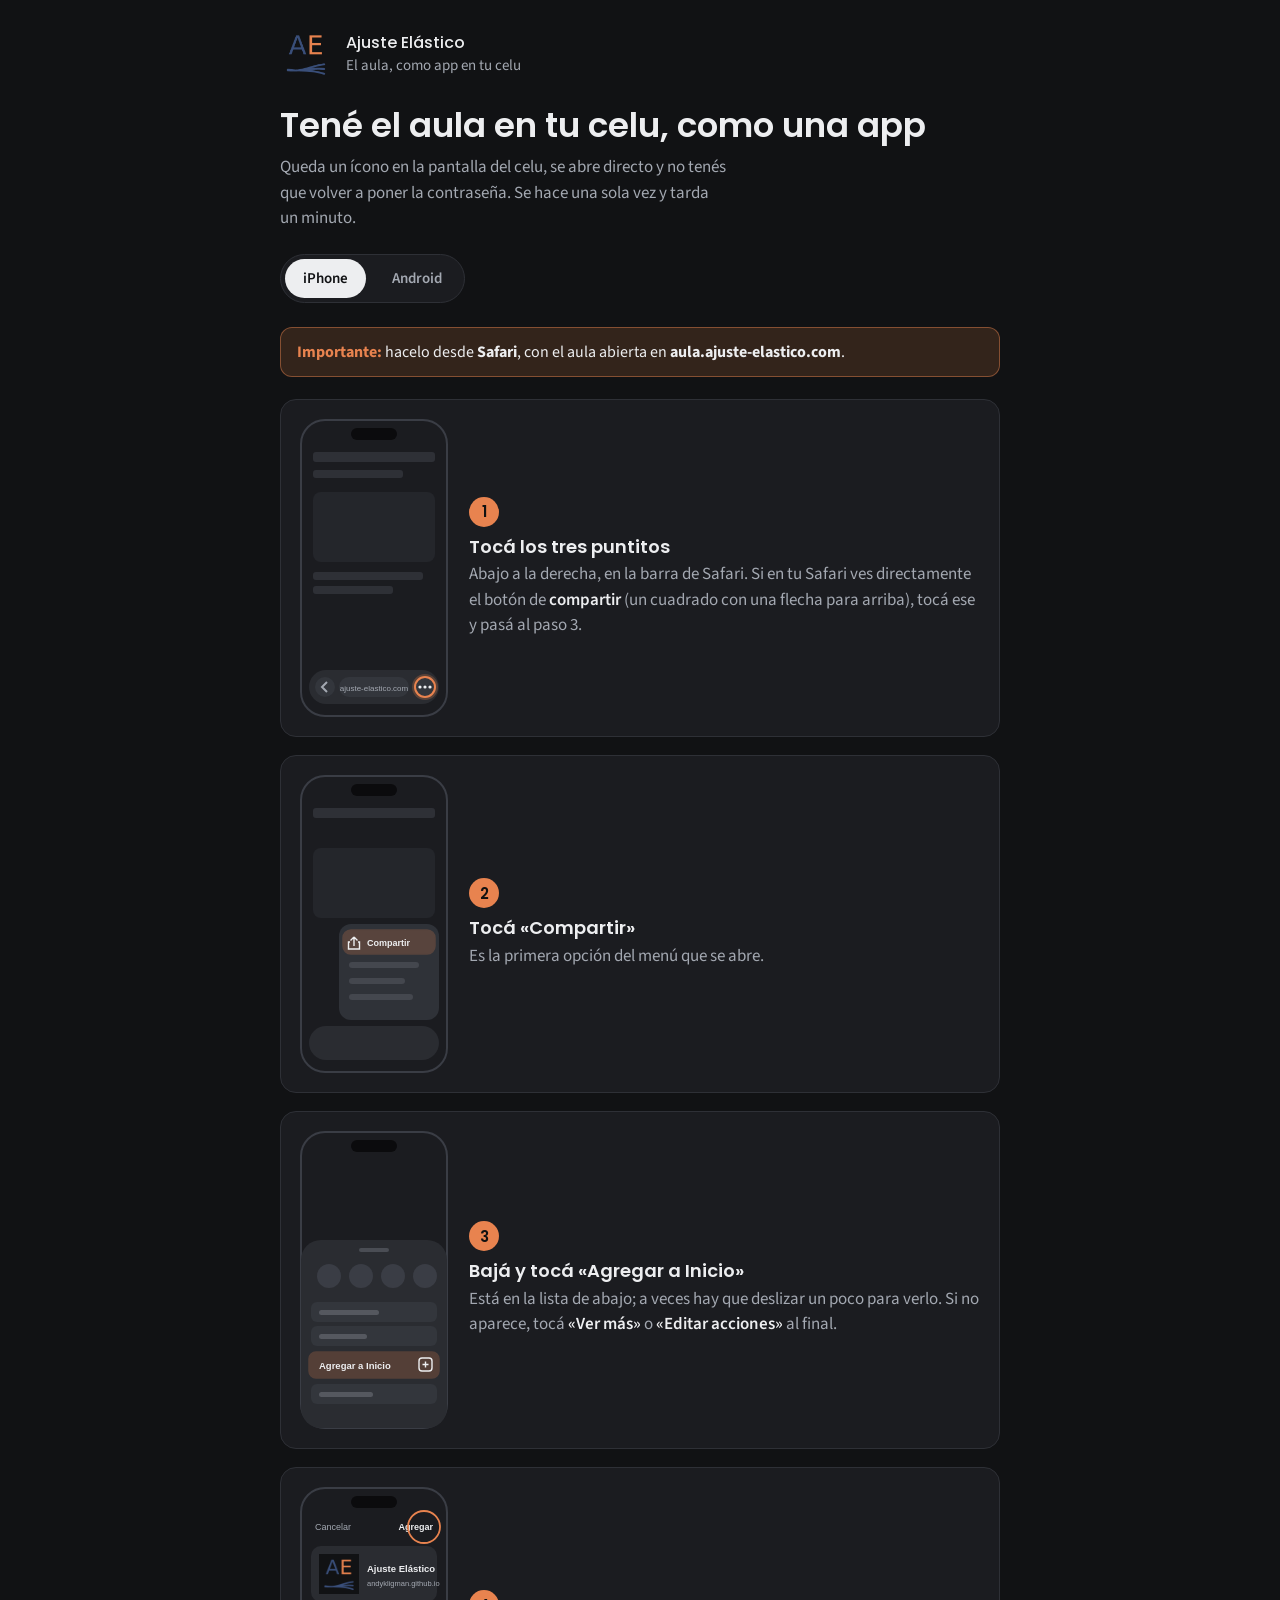
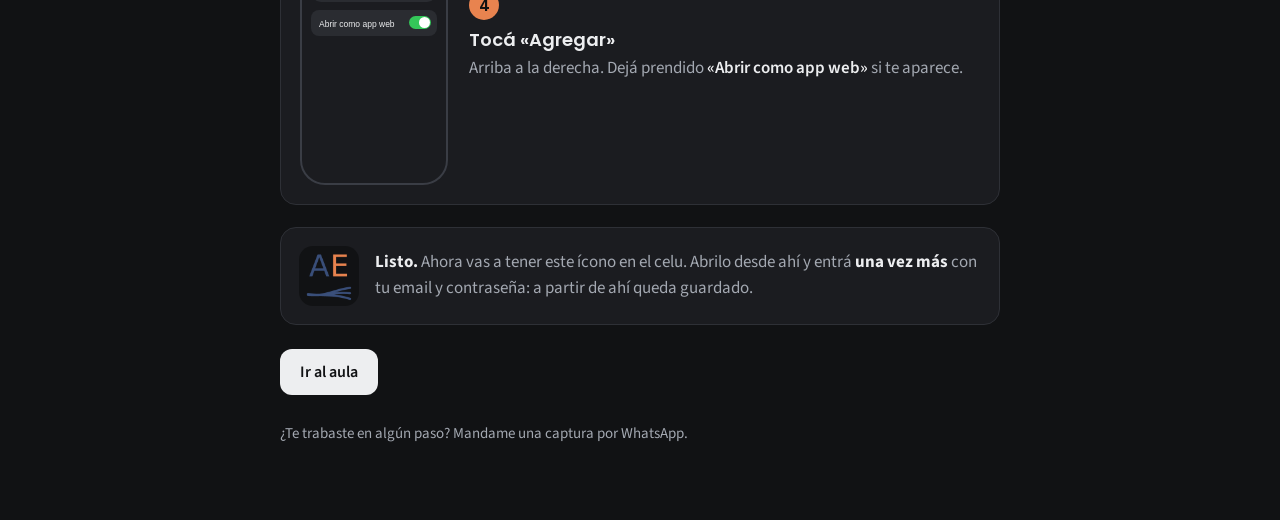
<file: instalar.html>
<!DOCTYPE html>
<html lang="es">
<head>
<meta charset="utf-8">
<meta name="viewport" content="width=device-width, initial-scale=1">
<title>Instalar el aula en el celu · Ajuste Elástico</title>
<meta name="theme-color" content="#111214">
<link rel="icon" href="iconos/favicon.ico" sizes="any">
<link rel="icon" type="image/png" sizes="32x32" href="iconos/favicon-32.png">
<link rel="manifest" href="manifest.webmanifest">
<link rel="apple-touch-icon" href="iconos/apple-touch-icon.png">
<link rel="preconnect" href="https://fonts.googleapis.com">
<link rel="preconnect" href="https://fonts.gstatic.com" crossorigin>
<link href="https://fonts.googleapis.com/css2?family=Poppins:wght@500;600&family=Source+Sans+3:wght@400;600&display=swap" rel="stylesheet">
<style>
:root{--fondo:#111214;--sup:#1B1C20;--sup2:#24262B;--linea:#2E3036;--tinta:#EDEEF0;--gris:#A3A8B1;--naranja:#E8834F;--naranja-claro:#33241B;
  --sans:'Source Sans 3',system-ui,sans-serif;--display:'Poppins',system-ui,sans-serif}
*{box-sizing:border-box}
body{margin:0;background:var(--fondo);color:var(--tinta);font-family:var(--sans);font-size:17px;line-height:1.5;-webkit-font-smoothing:antialiased}
main{max-width:760px;margin:0 auto;padding:28px 20px 60px}
.top{display:flex;align-items:center;gap:14px;margin-bottom:26px}
.top img{width:52px;height:52px;border-radius:12px}
.top p{margin:0;color:var(--gris);font-size:15px}
.top strong{display:block;font-family:var(--display);font-weight:500;color:var(--tinta);font-size:16px}
h1{font-family:var(--display);font-weight:600;font-size:clamp(26px,6vw,34px);line-height:1.15;margin:0 0 10px}
.intro{color:var(--gris);margin:0 0 22px;max-width:56ch}
.tabs{display:flex;gap:8px;margin:0 0 24px;padding:4px;background:var(--sup);border:1px solid var(--linea);border-radius:999px;width:max-content}
.tabs button{font:600 15px var(--sans);color:var(--gris);background:none;border:0;padding:9px 18px;border-radius:999px;cursor:pointer}
.tabs button[aria-selected="true"]{background:var(--tinta);color:var(--fondo)}
.panel[hidden]{display:none}
.aviso{background:var(--naranja-claro);border:1px solid rgba(232,131,79,.45);border-radius:12px;padding:12px 16px;margin:0 0 22px;font-size:16px}
.aviso strong{color:var(--naranja)}
ol.pasos{list-style:none;margin:0;padding:0;display:grid;gap:18px}
.paso{display:grid;grid-template-columns:150px 1fr;gap:20px;align-items:center;background:var(--sup);border:1px solid var(--linea);border-radius:16px;padding:18px}
.paso svg{width:150px;height:auto;display:block}
.num{display:inline-grid;place-items:center;width:30px;height:30px;border-radius:50%;background:var(--naranja);color:#111;font:600 15px var(--display);margin-bottom:8px}
.paso h2{font:600 18px/1.3 var(--display);margin:0 0 4px}
.paso p{margin:0;color:var(--gris)}
.paso p b{color:var(--tinta);font-weight:600}
.listo{margin-top:22px;display:flex;gap:16px;align-items:center;background:var(--sup);border:1px solid var(--linea);border-radius:16px;padding:18px}
.listo img{width:60px;height:60px;border-radius:14px;flex:none}
.listo p{margin:0;color:var(--gris)}
.listo p b{color:var(--tinta)}
.btn{display:inline-block;margin-top:24px;background:var(--tinta);color:var(--fondo);font:600 16px var(--sans);padding:12px 20px;border-radius:12px;text-decoration:none;border:0;cursor:pointer}
#instalarYa{display:none;margin:0 0 22px}
.pie{margin-top:28px;color:var(--gris);font-size:15px}
@media (max-width:520px){
  main{padding:22px 16px 48px}
  .paso{grid-template-columns:118px 1fr;gap:14px;padding:14px}
  .paso svg{width:118px}
  .paso h2{font-size:16.5px}
  .paso p{font-size:15.5px}
}
</style>
</head>
<body>
<main>
  <div class="top"><img src="iconos/icono-192.png" alt=""><p><strong>Ajuste Elástico</strong>El aula, como app en tu celu</p></div>
  <h1>Tené el aula en tu celu, como una app</h1>
  <p class="intro">Queda un ícono en la pantalla del celu, se abre directo y no tenés que volver a poner la contraseña. Se hace una sola vez y tarda un minuto.</p>

  <div class="tabs" role="tablist">
    <button role="tab" id="t-ios" aria-selected="true" data-panel="ios">iPhone</button>
    <button role="tab" id="t-and" aria-selected="false" data-panel="and">Android</button>
  </div>

  <!-- iPhone -->
  <section class="panel" id="ios" role="tabpanel" aria-labelledby="t-ios">
    <p class="aviso"><strong>Importante:</strong> hacelo desde <b>Safari</b>, con el aula abierta en <b>aula.ajuste-elastico.com</b>.</p>
    <ol class="pasos">
      <li class="paso">
        <svg viewBox="0 0 150 300" aria-hidden="true"><rect x="2" y="2" width="146" height="296" rx="24" fill="#1B1C20" stroke="#3A3D45" stroke-width="2"/><rect x="52" y="10" width="46" height="12" rx="6" fill="#0B0B0D"/>
          <rect x="14" y="34" width="122" height="10" rx="3" fill="#2E3036"/><rect x="14" y="52" width="90" height="8" rx="3" fill="#2E3036"/><rect x="14" y="74" width="122" height="70" rx="8" fill="#24262B"/><rect x="14" y="154" width="110" height="8" rx="3" fill="#2E3036"/><rect x="14" y="168" width="80" height="8" rx="3" fill="#2E3036"/>
          <rect x="10" y="252" width="130" height="34" rx="17" fill="#2A2C31"/><circle cx="26" cy="269" r="10" fill="#33363C"/><path d="M28 264l-5 5 5 5" stroke="#A3A8B1" stroke-width="2" fill="none"/>
          <rect x="40" y="259" width="70" height="20" rx="10" fill="#33363C"/><text x="75" y="273" font-size="8" fill="#A3A8B1" text-anchor="middle" font-family="sans-serif">ajuste-elastico.com</text>
          <circle cx="126" cy="269" r="13" fill="#E8834F" opacity=".25"/><circle cx="126" cy="269" r="10" fill="#33363C" stroke="#E8834F" stroke-width="2"/><g fill="#EDEEF0"><circle cx="121" cy="269" r="1.6"/><circle cx="126" cy="269" r="1.6"/><circle cx="131" cy="269" r="1.6"/></g></svg>
        <div><span class="num">1</span><h2>Tocá los tres puntitos</h2><p>Abajo a la derecha, en la barra de Safari. Si en tu Safari ves directamente el botón de <b>compartir</b> (un cuadrado con una flecha para arriba), tocá ese y pasá al paso 3.</p></div>
      </li>
      <li class="paso">
        <svg viewBox="0 0 150 300" aria-hidden="true"><rect x="2" y="2" width="146" height="296" rx="24" fill="#1B1C20" stroke="#3A3D45" stroke-width="2"/><rect x="52" y="10" width="46" height="12" rx="6" fill="#0B0B0D"/>
          <rect x="14" y="34" width="122" height="10" rx="3" fill="#2E3036"/><rect x="14" y="74" width="122" height="70" rx="8" fill="#24262B"/>
          <rect x="40" y="150" width="100" height="96" rx="12" fill="#2F3238"/>
          <rect x="44" y="156" width="92" height="24" rx="8" fill="#E8834F" opacity=".22" stroke="#E8834F" stroke-width="1.5"/>
          <path d="M55 172v-9m0 0l-3.5 3.5m3.5-3.5l3.5 3.5M51 168h-1.5v7h11v-7H59" stroke="#EDEEF0" stroke-width="1.4" fill="none"/><text x="68" y="172" font-size="9" fill="#EDEEF0" font-family="sans-serif" font-weight="600">Compartir</text>
          <rect x="50" y="188" width="70" height="6" rx="3" fill="#44474E"/><rect x="50" y="204" width="56" height="6" rx="3" fill="#44474E"/><rect x="50" y="220" width="64" height="6" rx="3" fill="#44474E"/>
          <rect x="10" y="252" width="130" height="34" rx="17" fill="#2A2C31"/></svg>
        <div><span class="num">2</span><h2>Tocá «Compartir»</h2><p>Es la primera opción del menú que se abre.</p></div>
      </li>
      <li class="paso">
        <svg viewBox="0 0 150 300" aria-hidden="true"><rect x="2" y="2" width="146" height="296" rx="24" fill="#1B1C20" stroke="#3A3D45" stroke-width="2"/><rect x="52" y="10" width="46" height="12" rx="6" fill="#0B0B0D"/>
          <rect x="2" y="110" width="146" height="188" rx="20" fill="#2A2C31"/><rect x="60" y="118" width="30" height="4" rx="2" fill="#4A4D54"/>
          <g fill="#3A3D45"><circle cx="30" cy="146" r="12"/><circle cx="62" cy="146" r="12"/><circle cx="94" cy="146" r="12"/><circle cx="126" cy="146" r="12"/></g>
          <rect x="12" y="172" width="126" height="20" rx="6" fill="#33363C"/><rect x="20" y="180" width="60" height="5" rx="2.5" fill="#55585F"/>
          <rect x="12" y="196" width="126" height="20" rx="6" fill="#33363C"/><rect x="20" y="204" width="48" height="5" rx="2.5" fill="#55585F"/>
          <rect x="10" y="222" width="130" height="26" rx="7" fill="#E8834F" opacity=".22" stroke="#E8834F" stroke-width="1.5"/>
          <text x="20" y="239" font-size="9.5" fill="#EDEEF0" font-family="sans-serif" font-weight="600">Agregar a Inicio</text><rect x="120" y="228" width="13" height="13" rx="3" fill="none" stroke="#EDEEF0" stroke-width="1.4"/><path d="M126.5 231.5v6M123.5 234.5h6" stroke="#EDEEF0" stroke-width="1.4"/>
          <rect x="12" y="254" width="126" height="20" rx="6" fill="#33363C"/><rect x="20" y="262" width="54" height="5" rx="2.5" fill="#55585F"/></svg>
        <div><span class="num">3</span><h2>Bajá y tocá «Agregar a Inicio»</h2><p>Está en la lista de abajo; a veces hay que deslizar un poco para verlo. Si no aparece, tocá <b>«Ver más»</b> o <b>«Editar acciones»</b> al final.</p></div>
      </li>
      <li class="paso">
        <svg viewBox="0 0 150 300" aria-hidden="true"><rect x="2" y="2" width="146" height="296" rx="24" fill="#1B1C20" stroke="#3A3D45" stroke-width="2"/><rect x="52" y="10" width="46" height="12" rx="6" fill="#0B0B0D"/>
          <text x="16" y="44" font-size="9" fill="#A3A8B1" font-family="sans-serif">Cancelar</text><text x="134" y="44" font-size="9" fill="#EDEEF0" font-family="sans-serif" font-weight="700" text-anchor="end">Agregar</text>
          <circle cx="125" cy="41" r="16" fill="none" stroke="#E8834F" stroke-width="1.8"/>
          <rect x="12" y="60" width="126" height="56" rx="10" fill="#2A2C31"/><image href="iconos/icono-192.png" x="20" y="68" width="40" height="40"/><text x="68" y="86" font-size="9.5" fill="#EDEEF0" font-family="sans-serif" font-weight="600">Ajuste Elástico</text><text x="68" y="100" font-size="7.5" fill="#A3A8B1" font-family="sans-serif">andykligman.github.io</text>
          <rect x="12" y="124" width="126" height="26" rx="8" fill="#2A2C31"/><text x="20" y="141" font-size="8.5" fill="#EDEEF0" font-family="sans-serif">Abrir como app web</text><rect x="110" y="130" width="22" height="13" rx="6.5" fill="#34C759"/><circle cx="125.5" cy="136.5" r="5.5" fill="#fff"/></svg>
        <div><span class="num">4</span><h2>Tocá «Agregar»</h2><p>Arriba a la derecha. Dejá prendido <b>«Abrir como app web»</b> si te aparece.</p></div>
      </li>
    </ol>
  </section>

  <!-- Android -->
  <section class="panel" id="and" role="tabpanel" aria-labelledby="t-and" hidden>
    <button class="btn" id="instalarYa">Instalar el aula ahora</button>
    <p class="aviso"><strong>Importante:</strong> hacelo desde <b>Chrome</b>, con el aula abierta en <b>aula.ajuste-elastico.com</b>. Si te aparece abajo un cartel que dice <b>«Instalar»</b>, tocalo y listo.</p>
    <ol class="pasos">
      <li class="paso">
        <svg viewBox="0 0 150 300" aria-hidden="true"><rect x="2" y="2" width="146" height="296" rx="20" fill="#1B1C20" stroke="#3A3D45" stroke-width="2"/><circle cx="75" cy="14" r="4" fill="#0B0B0D"/>
          <rect x="10" y="26" width="104" height="22" rx="11" fill="#2A2C31"/><text x="22" y="40" font-size="8" fill="#A3A8B1" font-family="sans-serif">aula.ajuste-elastico…</text>
          <circle cx="131" cy="37" r="12" fill="#E8834F" opacity=".25"/><circle cx="131" cy="37" r="9" fill="#33363C" stroke="#E8834F" stroke-width="2"/><g fill="#EDEEF0"><circle cx="131" cy="32.5" r="1.5"/><circle cx="131" cy="37" r="1.5"/><circle cx="131" cy="41.5" r="1.5"/></g>
          <rect x="14" y="62" width="122" height="10" rx="3" fill="#2E3036"/><rect x="14" y="80" width="90" height="8" rx="3" fill="#2E3036"/><rect x="14" y="100" width="122" height="70" rx="8" fill="#24262B"/><rect x="14" y="180" width="110" height="8" rx="3" fill="#2E3036"/></svg>
        <div><span class="num">1</span><h2>Tocá los tres puntitos</h2><p>Arriba a la derecha, al lado de la dirección.</p></div>
      </li>
      <li class="paso">
        <svg viewBox="0 0 150 300" aria-hidden="true"><rect x="2" y="2" width="146" height="296" rx="20" fill="#1B1C20" stroke="#3A3D45" stroke-width="2"/><circle cx="75" cy="14" r="4" fill="#0B0B0D"/>
          <rect x="10" y="26" width="104" height="22" rx="11" fill="#2A2C31"/>
          <rect x="44" y="30" width="100" height="170" rx="10" fill="#2F3238"/>
          <rect x="52" y="42" width="84" height="6" rx="3" fill="#44474E"/><rect x="52" y="60" width="70" height="6" rx="3" fill="#44474E"/><rect x="52" y="78" width="76" height="6" rx="3" fill="#44474E"/><rect x="52" y="96" width="60" height="6" rx="3" fill="#44474E"/>
          <rect x="47" y="110" width="94" height="40" rx="7" fill="#E8834F" opacity=".22" stroke="#E8834F" stroke-width="1.5"/>
          <text x="54" y="126" font-size="8.5" fill="#EDEEF0" font-family="sans-serif" font-weight="600">Agregar a la</text><text x="54" y="138" font-size="8.5" fill="#EDEEF0" font-family="sans-serif" font-weight="600">pantalla principal</text>
          <rect x="52" y="162" width="66" height="6" rx="3" fill="#44474E"/><rect x="52" y="180" width="72" height="6" rx="3" fill="#44474E"/></svg>
        <div><span class="num">2</span><h2>Tocá «Agregar a la pantalla principal»</h2><p>En algunos celulares dice <b>«Instalar app»</b>. Es lo mismo.</p></div>
      </li>
      <li class="paso">
        <svg viewBox="0 0 150 300" aria-hidden="true"><rect x="2" y="2" width="146" height="296" rx="20" fill="#1B1C20" stroke="#3A3D45" stroke-width="2"/><circle cx="75" cy="14" r="4" fill="#0B0B0D"/>
          <rect x="2" y="2" width="146" height="296" rx="20" fill="#000" opacity=".45"/>
          <rect x="14" y="100" width="122" height="104" rx="14" fill="#2F3238"/>
          <text x="26" y="122" font-size="9.5" fill="#EDEEF0" font-family="sans-serif" font-weight="700">Instalar app</text>
          <image href="iconos/icono-192.png" x="26" y="132" width="28" height="28"/><text x="62" y="146" font-size="8.5" fill="#EDEEF0" font-family="sans-serif" font-weight="600">Ajuste Elástico</text><text x="62" y="157" font-size="7" fill="#A3A8B1" font-family="sans-serif">andykligman.github.io</text>
          <text x="50" y="190" font-size="8.5" fill="#A3A8B1" font-family="sans-serif">Cancelar</text>
          <rect x="94" y="178" width="36" height="18" rx="9" fill="#E8834F" opacity=".25" stroke="#E8834F" stroke-width="1.5"/><text x="112" y="190.5" font-size="8.5" fill="#EDEEF0" font-family="sans-serif" font-weight="700" text-anchor="middle">Instalar</text></svg>
        <div><span class="num">3</span><h2>Tocá «Instalar»</h2><p>Si te da a elegir entre <b>«Instalar»</b> y <b>«Crear acceso directo»</b>, elegí <b>Instalar</b>.</p></div>
      </li>
    </ol>
  </section>

  <div class="listo"><img src="iconos/icono-192.png" alt=""><p><b>Listo.</b> Ahora vas a tener este ícono en el celu. Abrilo desde ahí y entrá <b>una vez más</b> con tu email y contraseña: a partir de ahí queda guardado.</p></div>
  <a class="btn" href="./">Ir al aula</a>
  <p class="pie">¿Te trabaste en algún paso? Mandame una captura por WhatsApp.</p>
</main>
<script>
const esIOS = /iPhone|iPad|iPod/.test(navigator.userAgent) || (navigator.platform === 'MacIntel' && navigator.maxTouchPoints > 1);
const esAndroid = /Android/.test(navigator.userAgent);
function mostrar(id) {
  document.querySelectorAll('.tabs button').forEach(b => b.setAttribute('aria-selected', b.dataset.panel === id));
  document.querySelectorAll('.panel').forEach(p => p.hidden = p.id !== id);
}
document.querySelectorAll('.tabs button').forEach(b => b.onclick = () => mostrar(b.dataset.panel));
if (esAndroid) mostrar('and');
// Android: si Chrome permite instalar, un solo botón
let aviso = null;
window.addEventListener('beforeinstallprompt', e => {
  e.preventDefault(); aviso = e;
  const b = document.getElementById('instalarYa'); b.style.display = 'inline-block';
  b.onclick = async () => { aviso.prompt(); await aviso.userChoice; aviso = null; b.style.display = 'none'; };
});
</script>
</body>
</html>
</file>
